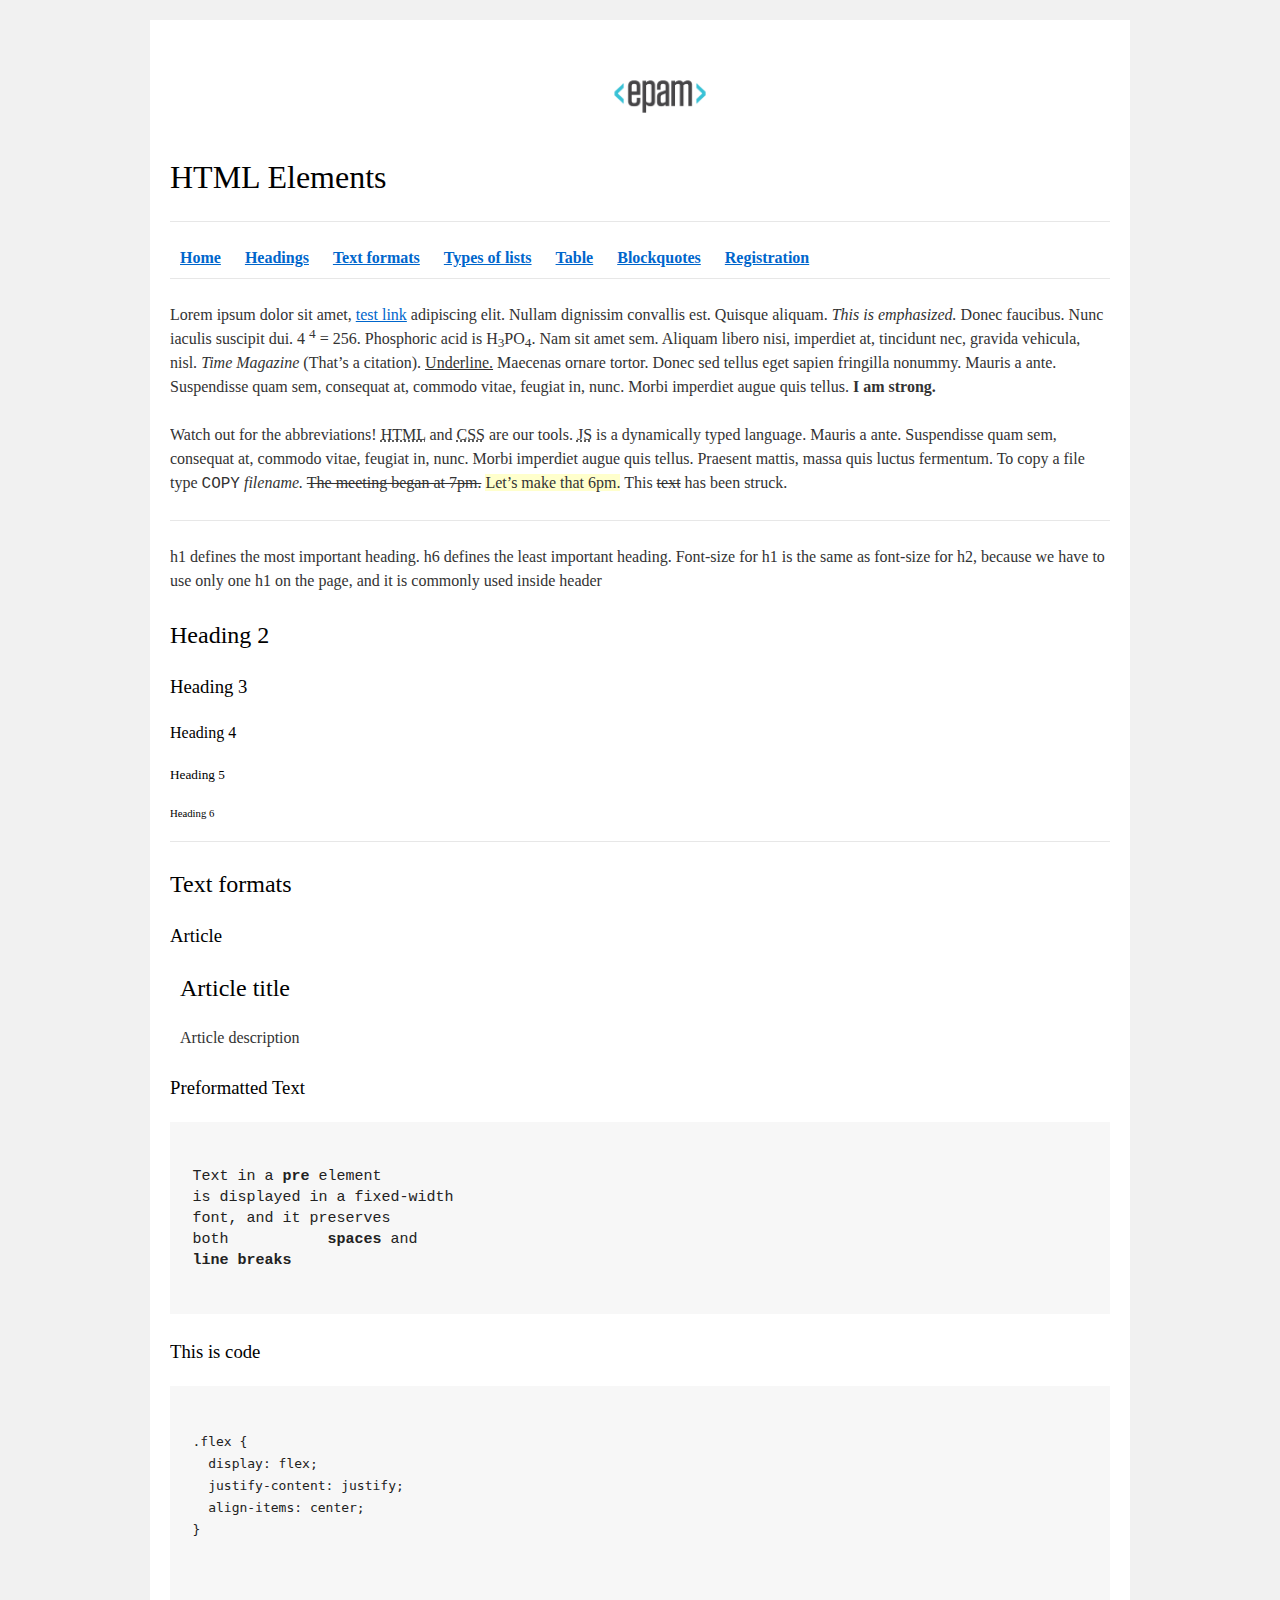
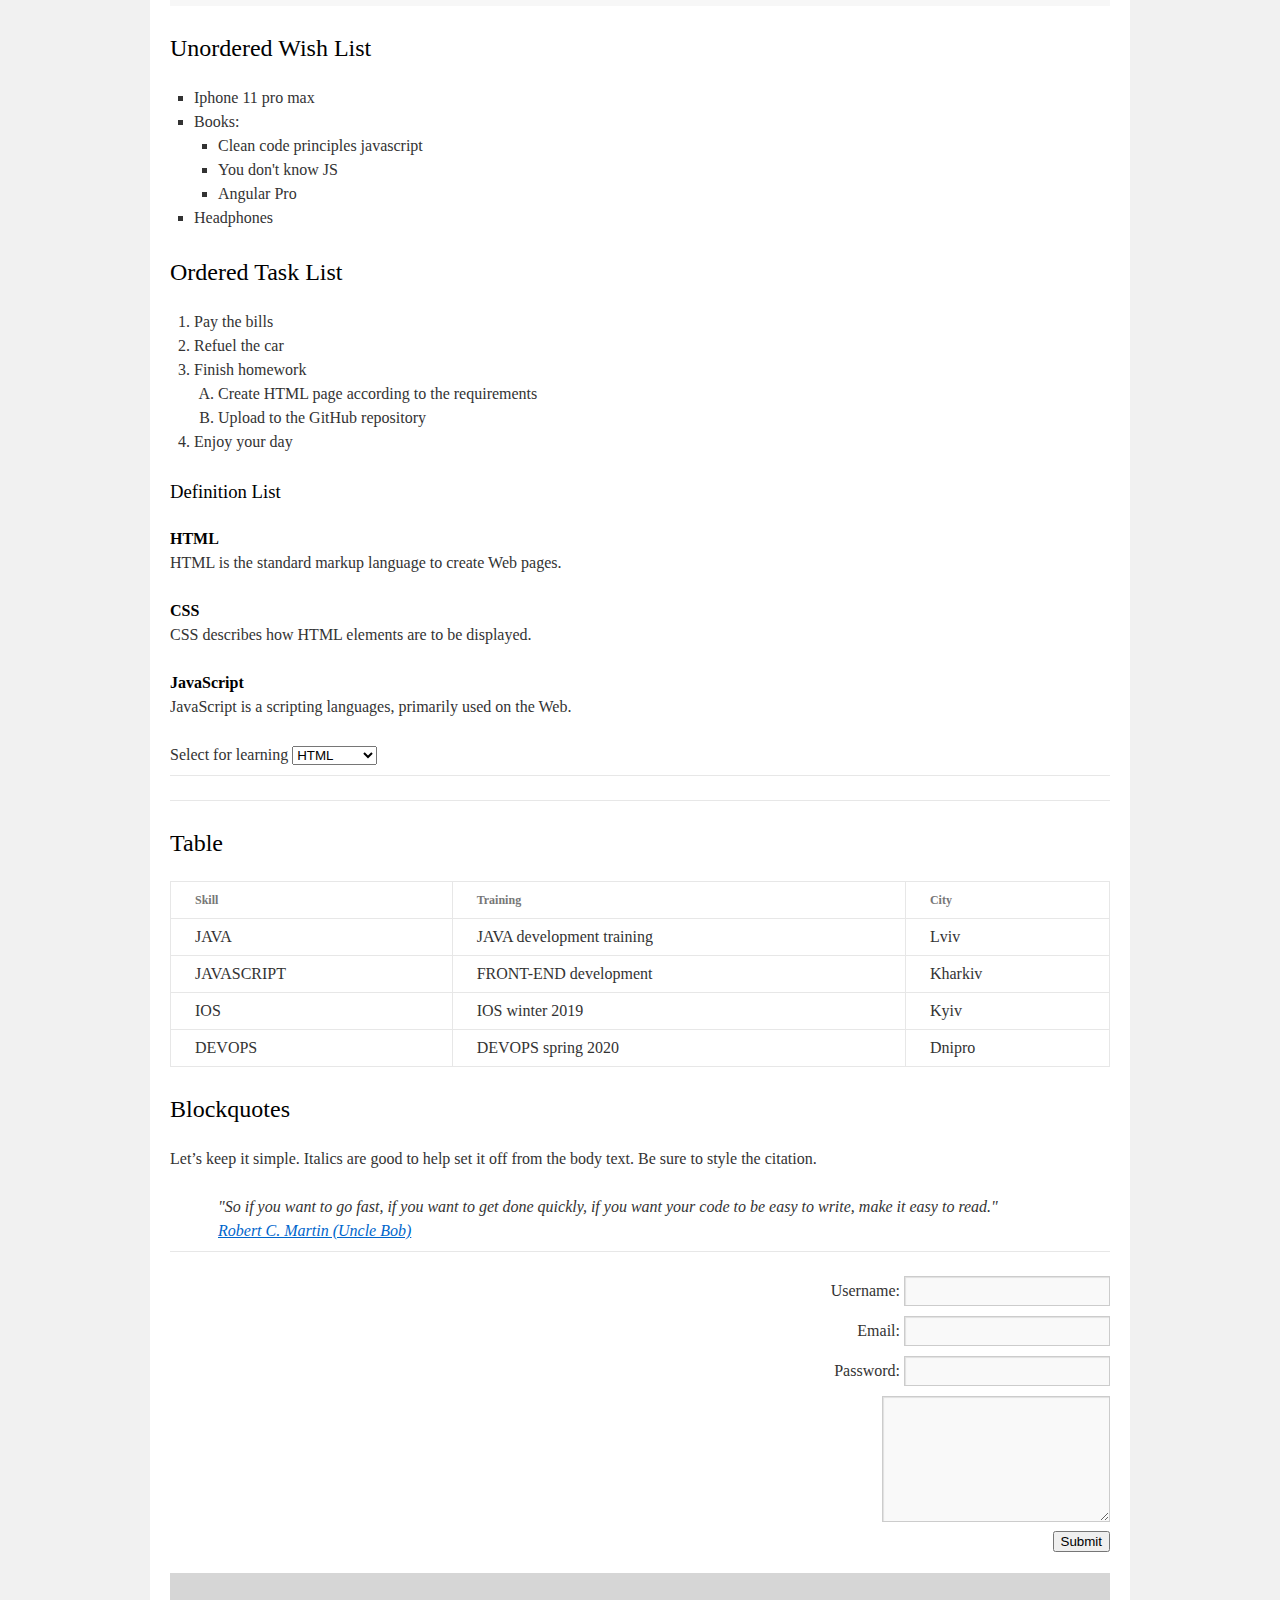
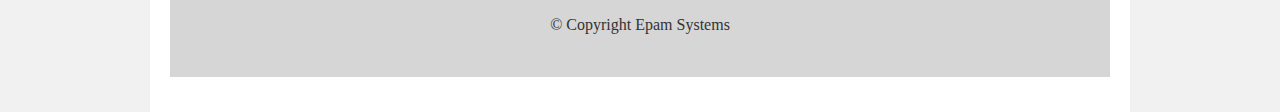
<file: FL12_HW1/homework/index.html>
<!DOCTYPE html>
<html lang="en">

<head>
  <meta charset="utf-8">
  <title>HTML Basics</title>
  <link rel="stylesheet" href="style.css">
</head>

<body>
  <div id="wrapper">
    <div id="main">
      <div id="container">
        <div id="content" role="main">
          <header id="home">
            <img src="logo.png" alt="Logo EPAM">
            <h1>HTML Elements</h1>
          </header>
          <hr>
          <nav>
              <a href="#home"><b>Home</b></a>
              <a href="#headings"><b>Headings</b></a>
              <a href="#formats"><b>Text formats</b></a>
              <a href="#lists"><b>Types of lists</b></a>
              <a href="#table"><b>Table</b></a>
              <a href="#blockquotes"><b>Blockquotes</b></a>
              <a href="#registration"><b>Registration</b></a>
          </nav>
          <hr>
            <p> Lorem ipsum dolor sit amet,
              <a href="#">test link</a>
              adipiscing elit.
              Nullam dignissim convallis est. Quisque aliquam.
              <em>This is emphasized.</em>
              Donec faucibus. Nunc iaculis suscipit dui. 4
              <sup>4</sup> = 256.
              Phosphoric acid is H<sub>3</sub>PO<sub>4</sub>.
              Nam sit amet sem. Aliquam libero nisi, imperdiet at, tincidunt nec, gravida vehicula, nisl.
              <cite>Time Magazine</cite>
              (That&#8217;s a citation).
              <u>Underline.</u>
              Maecenas ornare tortor. Donec sed tellus eget sapien fringilla nonummy. Mauris a ante. Suspendisse quam sem, consequat at, commodo vitae, feugiat in, nunc. Morbi imperdiet augue quis tellus.
              <strong>I am strong.</strong>
              <br>
              <br>
              Watch out for the abbreviations!
              <abbr title="Hyper Text Markup Language">HTML</abbr> 
              and
              <abbr title="Cascading Style Sheets">CSS</abbr> 
              are our tools. <abbr title="JavaScipt">JS</abbr> is a dynamically typed language. Mauris a ante. Suspendisse quam sem, consequat at, commodo vitae, feugiat in, nunc. Morbi imperdiet augue quis tellus. Praesent mattis, massa quis luctus fermentum. 
              To copy a file type
              <samp>COPY</samp>
              <em>filename.</em>
              <del>The meeting began at 7pm.</del>
              <ins>Let&#8217;s make that 6pm.</ins>
              This <s>text</s> has been struck.</p>
          <hr>
          <section id="headings">
            h1 defines the most important heading. h6 defines the least important heading. Font-size for h1 is the same as font-size for h2, because we have to use only one h1 on the page, and it is commonly used inside header
              <br><br>
              <h2>Heading 2</h2>
              <h3>Heading 3</h3>
              <h4>Heading 4</h4>
              <h5>Heading 5</h5>
              <h6>Heading 6</h6>
          </section>
          <hr>
          <section id="formats">
              <h2>Text formats</h2>
              <h3>Article</h3>
              <article>   
              <header>
                <h2>Article title</h2>
                <p>Article description</p>
              </header>
            </article>
             <h3>Preformatted Text</h3>
              <pre>

Text in a <b>pre</b> element
is displayed in a fixed-width
font, and it preserves
both           <b>spaces</b> and
<b>line breaks</b>
              </pre> 
              <h3>This is code</h3>
                <pre>
                    <code>
.flex {
  display: flex;
  justify-content: justify;
  align-items: center;
}

</code>            
</pre>       
          </section>
          <section id="lists">
              <h2>Unordered Wish List</h2>
              <ul>
              <li>Iphone 11 pro max</li>
              <li>Books:
              <ul>
                <li>Clean code principles javascript</li>
                <li>You don't know JS</li>
                <li>Angular Pro</li>
              </ul>
            </li>
              <li>Headphones</li>
            </ul>
              <h2>Ordered Task List</h2>
              <ol>
              <li>Pay the bills</li>
              <li>Refuel the car</li>
              <li>Finish homework
              <ol>
                <li>Create HTML page according to the requirements</li>
                <li>Upload to the GitHub repository</li>  
              </ol>
            </li>
              <li>Enjoy your day</li>
            </ol>
            <h3>Definition List</h3>
            <dl>
              <dt>HTML</dt>
              <dd>HTML is the standard markup language to create Web pages.</dd>
              <dt>CSS</dt>
              <dd>CSS describes how HTML elements are to be displayed.</dd>
              <dt>JavaScript</dt>
              <dd>JavaScript is a scripting languages, primarily used on the Web.</dd>
            </dl>
            Select for learning <select>
              <option>HTML</option>
              <option>CSS</option>
              <option>JavaScript</option>
            </select>
          </section>
          <hr><hr>
          <section id="table">
            <h2>Table</h2>
            <table>
              <thead>
                <tr>
                  <th>Skill</th>
                  <th>Training</th>
                  <th>City</th>
                </tr>
              </thead>
              <tbody>
                <tr>
                  <td>JAVA</td>
                  <td>JAVA development training</td>
                  <td>Lviv</td>
                </tr>
                <tr>
                    <td>JAVASCRIPT</td>
                    <td>FRONT-END development</td>
                    <td>Kharkiv</td>
                  </tr>
                <tr>
                    <td>IOS</td>
                    <td>IOS winter 2019</td>
                    <td>Kyiv</td>
                  </tr>
                <tr>
                      <td>DEVOPS</td>
                      <td>DEVOPS spring 2020</td>
                      <td>Dnipro</td>
                  </tr>
              </tbody>
            </table>
          </section>
          <section id="blockquotes">
              <h2>Blockquotes</h2>
              <p>Let&#8217;s keep it simple. Italics are good to help set it off from the body text. Be sure to style the citation.</p>
              <blockquote>
                  "So if you want to go fast, if you want to get done quickly, if you want your code to be easy to write, make it easy to read."<br>
              <a href="#">Robert C. Martin (Uncle Bob)</a>
            </blockquote>    
          </section>       
          <hr>
          <section id="registration">
            <h2 hidden>Registration</h2>
            <form action="#">
              <label for="username">Username:</label> 
              <input type="text" id="username"/>
              <br>
              <label for="email">Email:</label> 
              <input type="email" id="email">
              <br>
              <label for="password">Password:</label> 
              <input type="password" id="password">
              <br>
              <textarea cols="23" rows="5"></textarea>
              <br>
              <button type="submit" name="Submit">Submit</button>
            </form>
          </section>
          <footer>
              &copy; Copyright Epam Systems
          </footer>
        </div>
      </div>
    </div>
  </div>
</body>
</html>
</file>
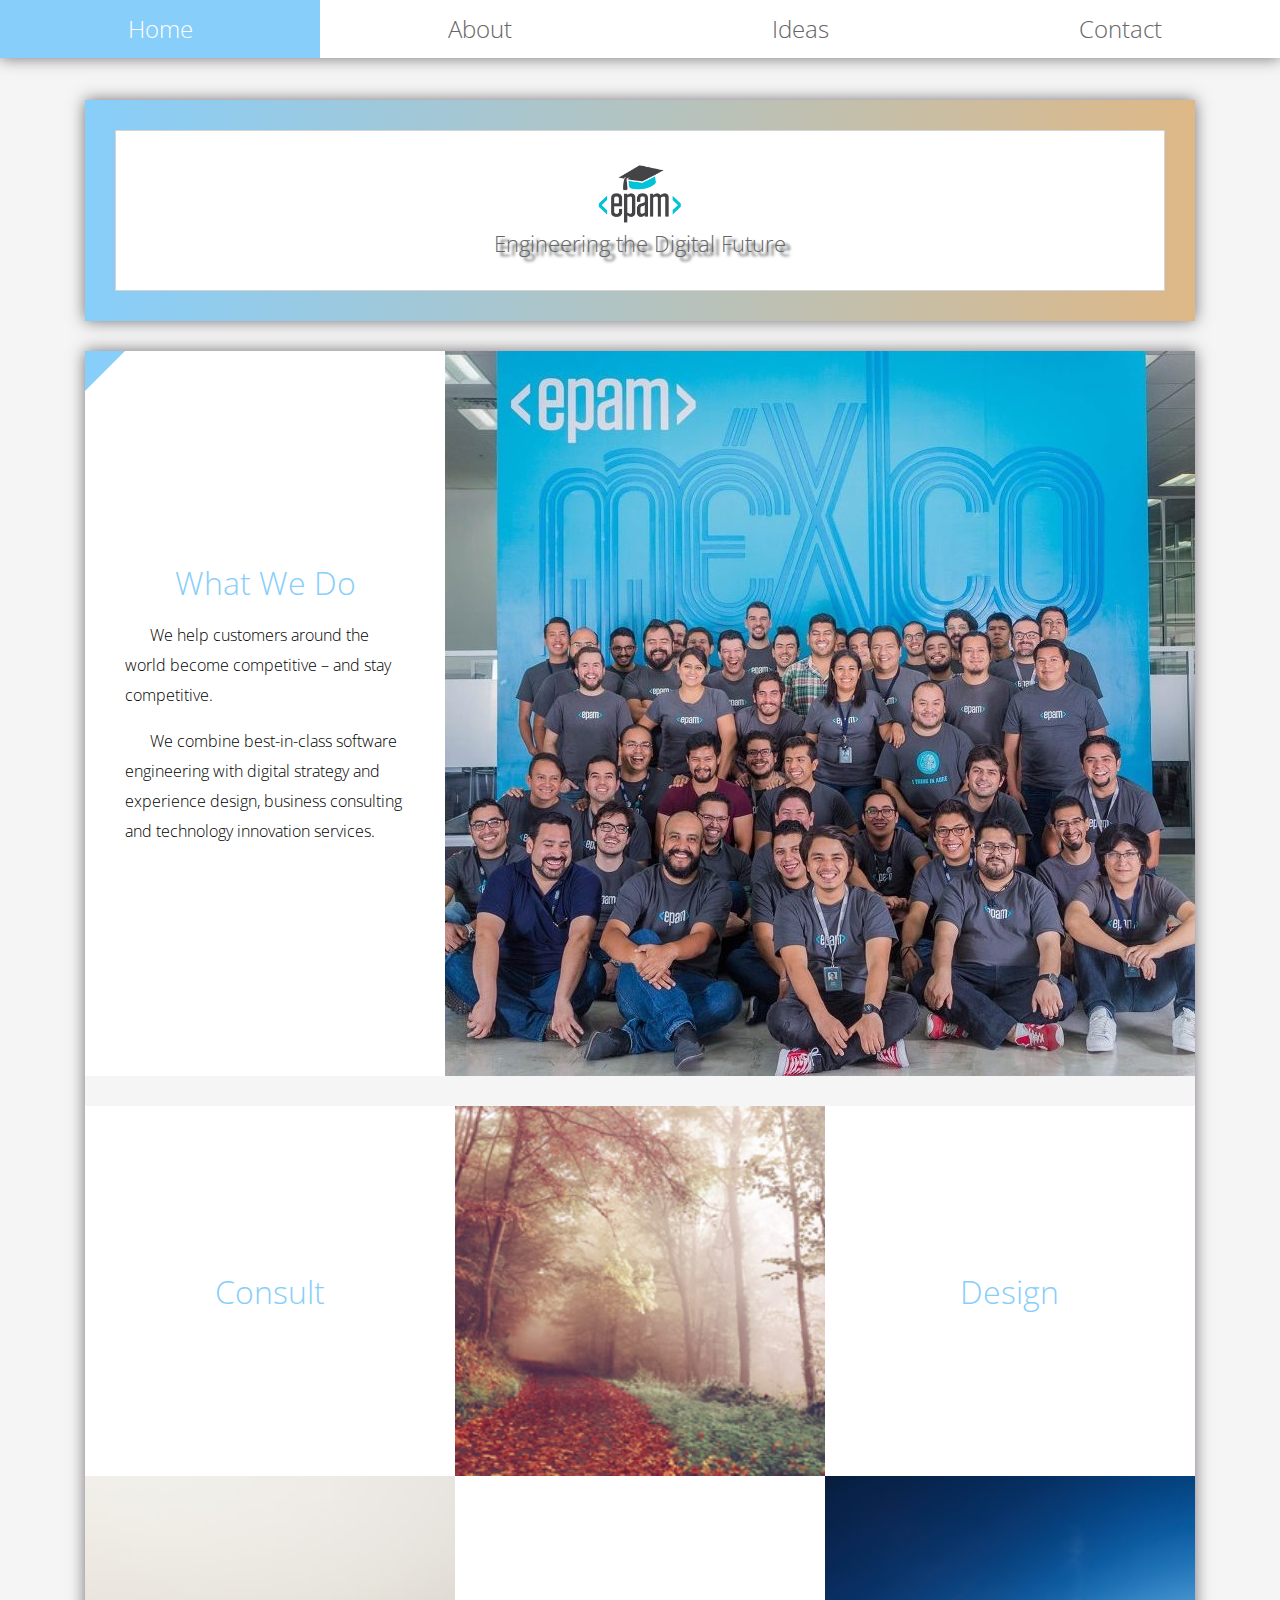
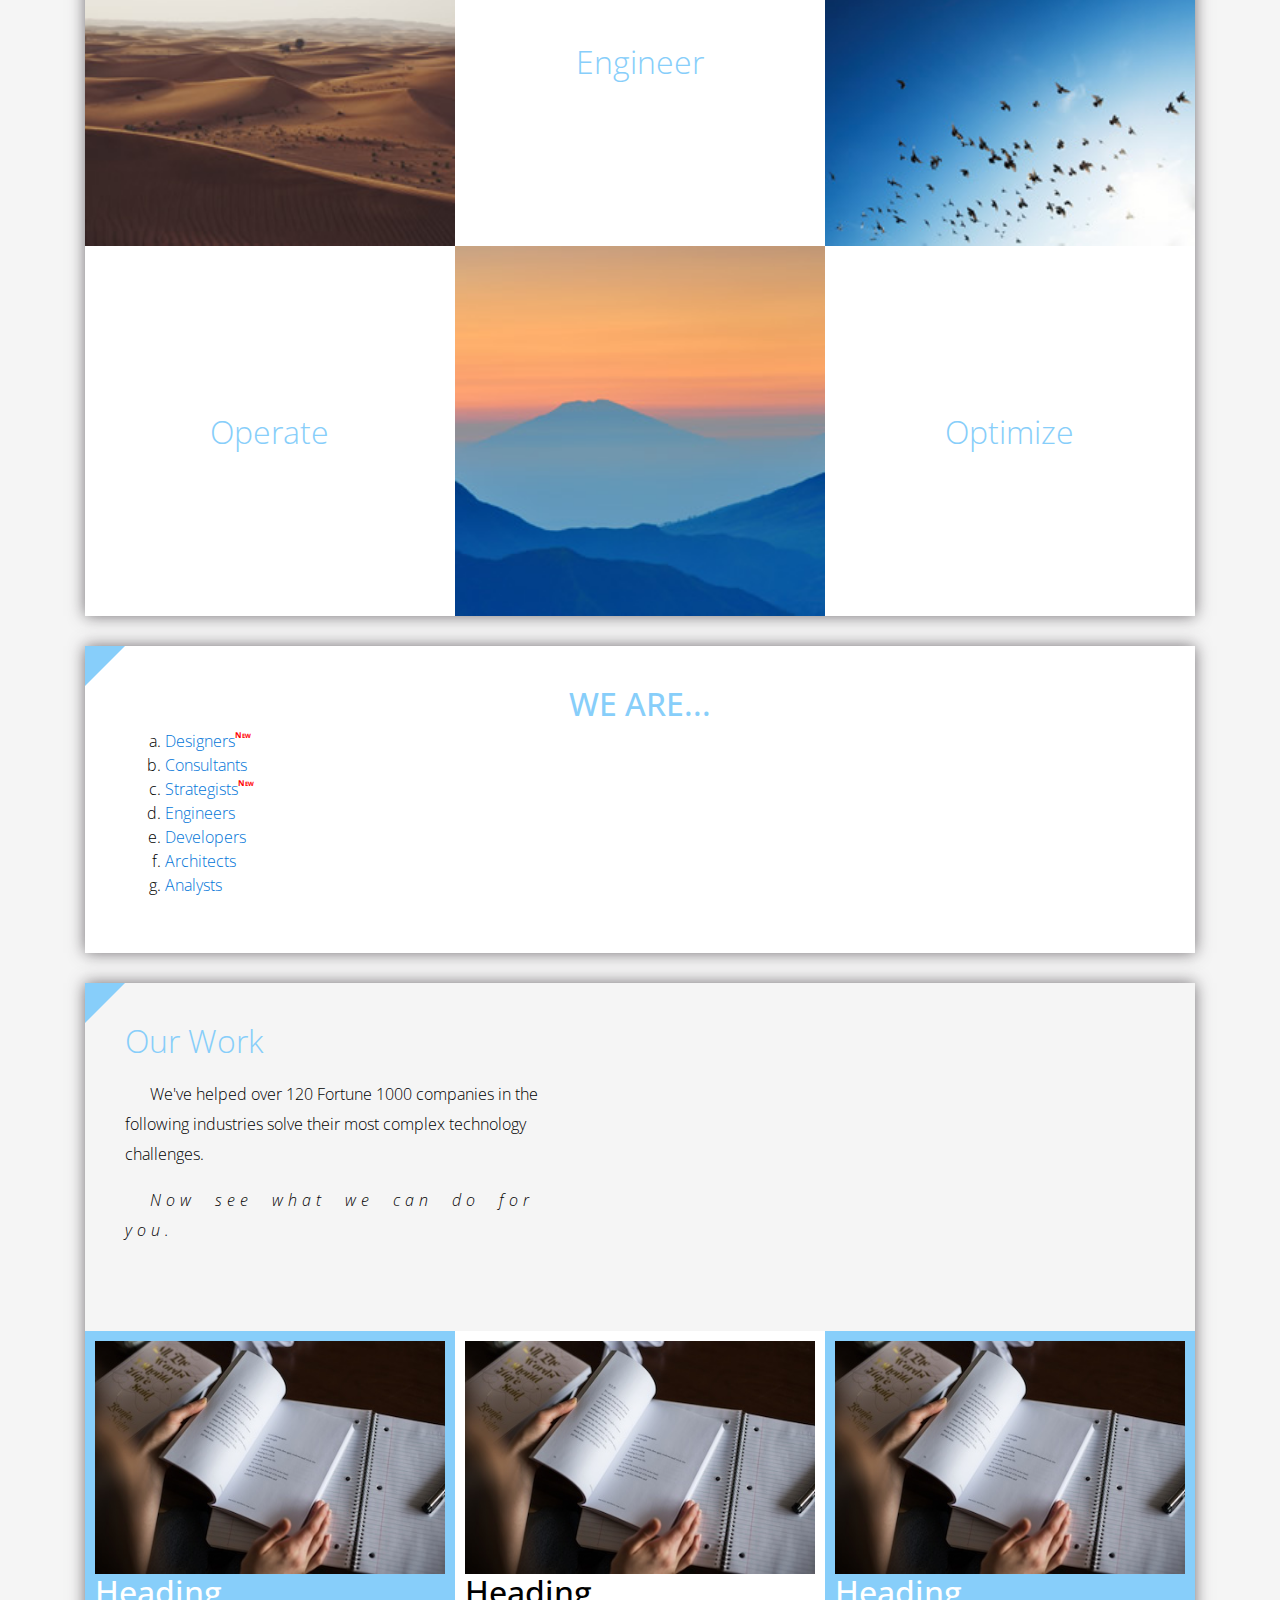
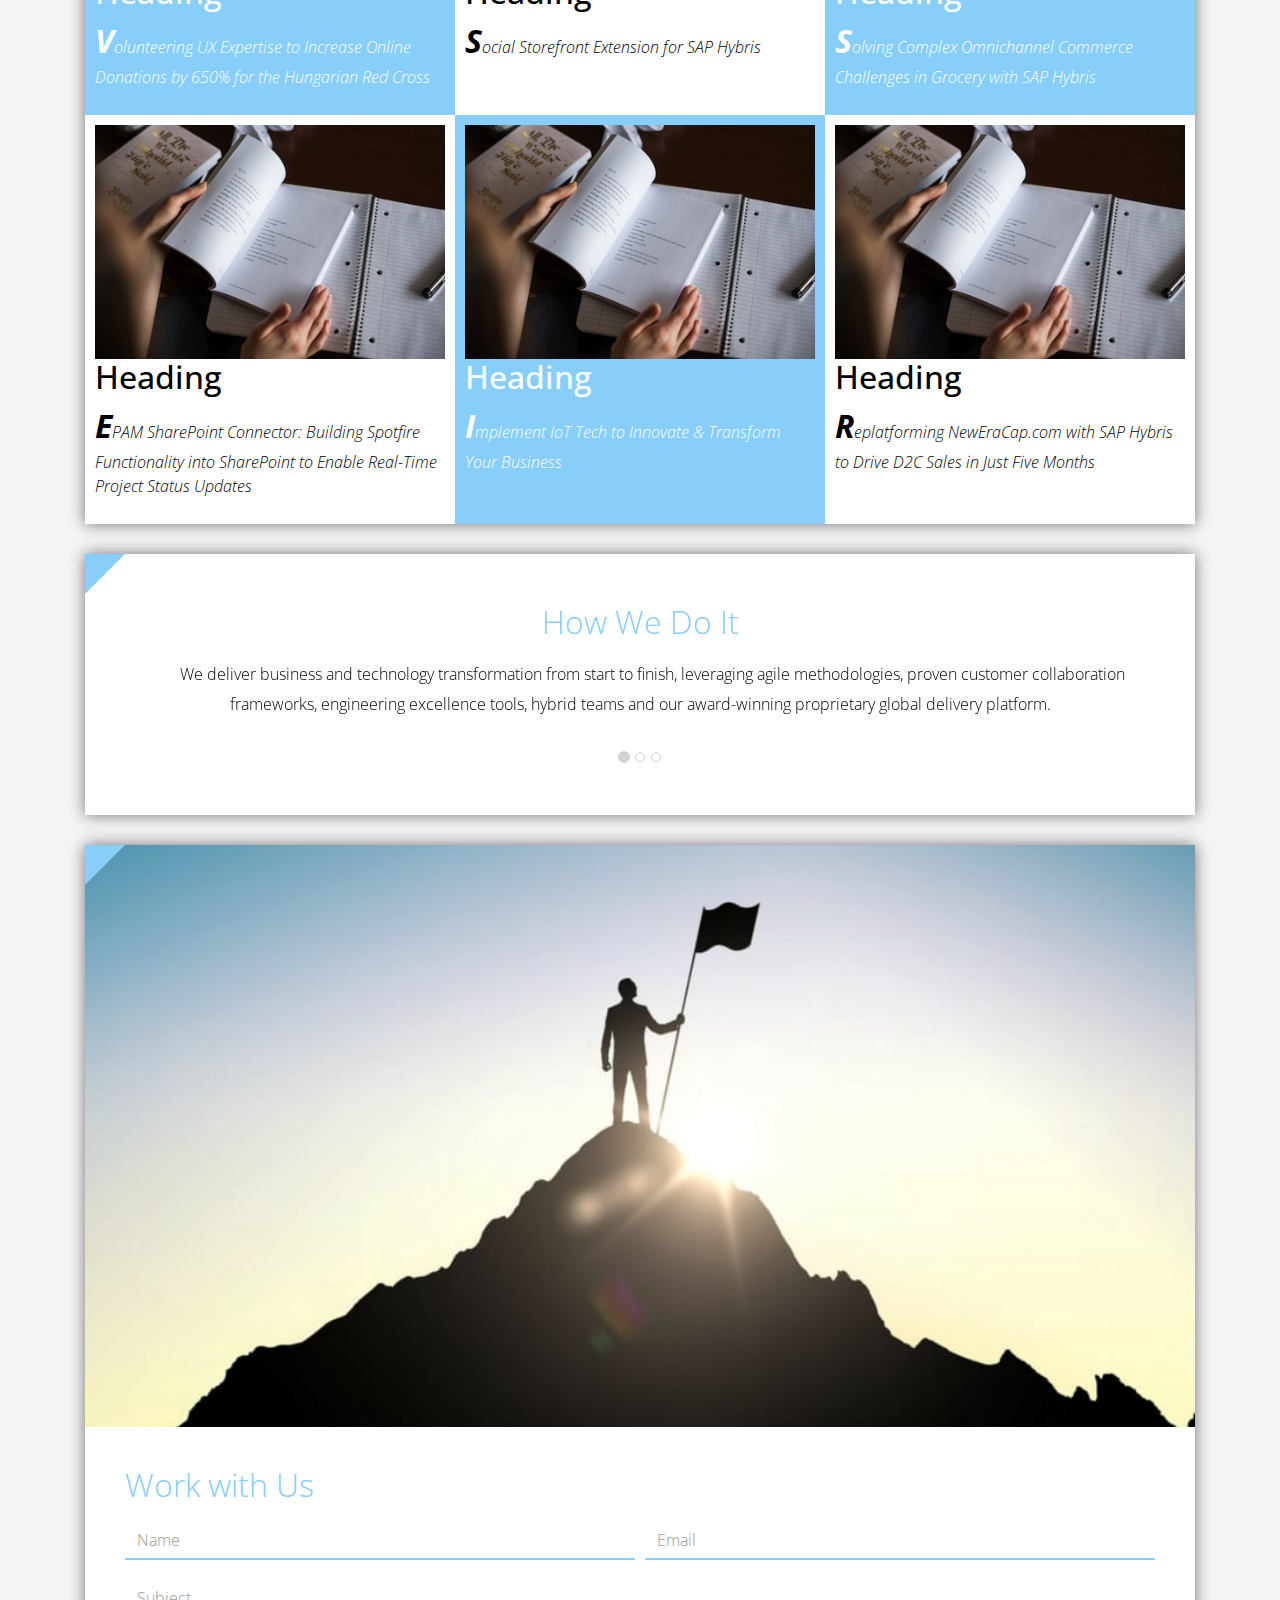
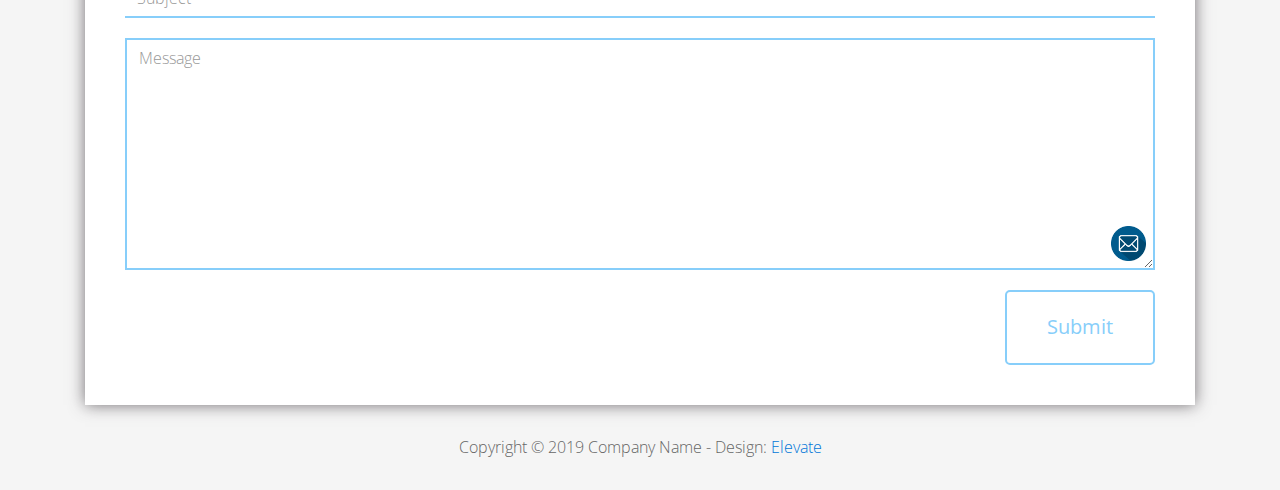
<file: FL12_HW2/homework/index.html>
<!DOCTYPE html>
<html lang="en">
<head>
  <meta charset="utf-8">
  <meta http-equiv="X-UA-Compatible" content="IE=edge">
  <meta name="viewport" content="width=device-width, initial-scale=1">

  <title>CSS Basics HW</title>



  <!-- load stylesheets -->
  <link rel="stylesheet" href="http://fonts.googleapis.com/css?family=Open+Sans:300,400">
  <!-- Google web font "Open Sans" -->
  <link rel="stylesheet" href="css/bootstrap.min.css">
  <!-- Bootstrap style -->
  <link rel="stylesheet" href="css/general.css">
  <link rel="stylesheet" href="css/style.css">
  <!-- Templatemo style -->
</head>

<body>
<div class="container">

  <div class="tm-sidebar">
    <nav class="tm-main-nav">
      <ul>
        <li class="tm-nav-item"><a href="#home" class="tm-nav-item-link">Home</a></li>
        <li class="tm-nav-item"><a href="#about" class="tm-nav-item-link">About</a></li>
        <li class="tm-nav-item"><a href="#ideas" class="tm-nav-item-link">Ideas</a></li>
        <li class="tm-nav-item"><a href="#contact" class="tm-nav-item-link">Contact</a></li>
      </ul>
    </nav>
  </div>

  <div class="tm-main-content">

    <div id="home" class="tm-content-box tm-content-header margin-b-10">
      <div class="tm-banner">
        <div class="tm-banner-inner">
          <img src="img/epam_logo.png" width="100" alt="">
          <p class="tm-banner-text">Engineering the Digital Future</p>
        </div>
      </div>
    </div>

    <section>
      <div class="tm-content-box flex-2-col">

        <div class="padding-medium flex-item tm-team-description-container flex-item">
          <h2 class="tm-section-title">What We Do</h2>
          <p class="tm-section-description">We help customers around the world become competitive – and stay competitive.</p>
          <p class="tm-section-description"> We combine best-in-class software engineering with digital strategy and experience design, business consulting and technology innovation services.</p>
        </div>
        <div class="flex-item tm-team-img">
          <img src="img/epam-mexico.jpg" alt="epam-mexico">
        </div>

      </div>

      <div id="about" class="tm-content-box">

        <ul class="boxes gallery-container">
          <li class="box box-bg">
            <h2 class="tm-section-title tm-section-title-box tm-box-bg-title">Consult</h2>
          </li>
          <li class="box">
            <a href="img/idea-large-01.jpg">
              <img src="img/idea-01.jpg" alt="Image" class="img-fluid thumbnail box-img">
            </a>
          </li>
          <li class="box box-bg">
            <h2 class="tm-section-title tm-section-title-box tm-box-bg-title">Design</h2>
          </li>
          <li class="box">
            <a href="img/idea-large-02.jpg">
              <img src="img/idea-02.jpg" alt="Image" class="img-fluid thumbnail box-img">
            </a>
          </li>
          <li class="box box-bg">
            <h2 class="tm-section-title tm-section-title-box tm-box-bg-title">Engineer</h2>
          </li>
          <li class="box">
            <a href="img/idea-large-03.jpg">
              <img src="img/idea-03.jpg" alt="Image" class="img-fluid thumbnail box-img">
            </a>
          </li>
          <li class="box box-bg">
            <h2 class="tm-section-title tm-section-title-box tm-box-bg-title">Operate</h2>
          </li>
          <li class="box">
            <a href="img/idea-large-04.jpg">
              <img src="img/idea-04.jpg" alt="Image" class="img-fluid thumbnail box-img">
            </a>
          </li>
          <li class="box box-bg">
            <h2 class="tm-section-title tm-section-title-box tm-box-bg-title">Optimize</h2>
          </li>
        </ul>

      </div>

    </section>

    <!-- slider -->
    <section class="heading tm-content-box">
      <div class="padding-medium">
        <h2> WE ARE...</h2>
        <ol>
          <li><a href="index.html" class="text">Designers</a></li>
          <li><a href="index.html">Consultants</a></li>
          <li><a href="#" class="text">Strategists</a></li>
          <li><a href="#">Engineers</a></li>
          <li><a href="#">Developers</a></li>
          <li><a href="#">Architects</a></li>
          <li><a href="#">Analysts</a></li>
        </ol>
      </div>
    </section>

    <section class="blocks">
      <div class="padding-medium flex-item tm-team-description-container">
        <h2 class="tm-section-title">Our Work</h2>
        <p class="tm-section-description">We've helped over 120 Fortune 1000 companies in the following industries solve their most complex technology challenges. </p>
        <p class="tm-section-description"> Now see what we can do for you.</p>
      </div>
      <div class="tm-content-box flex-2-col">
      </div>
      <div  class="tm-content-box">
        <ul class="boxes gallery-container">
          <li class="box box-work">
            <img src="img/study.jpeg" alt="Image" class="img-fluid">
            <div>
              <h2>Heading</h2>
              <p>Volunteering UX Expertise to Increase Online Donations by 650% for the Hungarian Red Cross</p>
            </div>
          </li>
          <li class="box box-work">
            <img src="img/study.jpeg" alt="Image" class="img-fluid">
            <div>
              <h2>Heading</h2>
              <p>Social Storefront Extension for SAP Hybris</p>
            </div>
          </li>
          <li class="box box-work">
            <img src="img/study.jpeg" alt="Image" class="img-fluid">
            <div>
              <h2>Heading</h2>
              <p>Solving Complex Omnichannel Commerce Challenges in Grocery with SAP Hybris</p>
            </div>
          </li>
          <li class="box box-work">
            <img src="img/study.jpeg" alt="Image" class="img-fluid">
            <div>
              <h2>Heading</h2>
              <p>EPAM SharePoint Connector: Building Spotfire Functionality into SharePoint to Enable Real-Time Project Status Updates</p>
            </div>
          </li>
          <li class="box box-work">
            <img src="img/study.jpeg" alt="Image" class="img-fluid">
            <div>
              <h2>Heading</h2>
              <p>Implement IoT Tech to Innovate &amp; Transform Your Business</p>
            </div>
          </li>
          <li class="box box-work">
            <img src="img/study.jpeg" alt="Image" class="img-fluid">
            <div>
              <h2>Heading</h2>
              <p>Replatforming NewEraCap.com with SAP Hybris to Drive D2C Sales in Just Five Months</p>
            </div>
          </li>
        </ul>

      </div>
    </section>

    <section id="ideas">
      <div id="tmCarousel" class="carousel slide tm-content-box" data-ride="carousel">

        <ol class="carousel-indicators">
          <li data-target="#tmCarousel" data-slide-to="0" class="active"></li>
          <li data-target="#tmCarousel" data-slide-to="1" class=""></li>
          <li data-target="#tmCarousel" data-slide-to="2" class=""></li>
        </ol>

        <div class="carousel-inner" role="listbox">

          <div class="carousel-item active">
            <div class="carousel-content">
              <div class="flex-item">
                <h2 class="tm-section-title">How We Do It</h2>
                <p class="tm-section-description carousel-description">We deliver business and technology transformation from start to finish, leveraging agile methodologies, proven customer collaboration frameworks, engineering excellence tools, hybrid teams and our award-winning proprietary global delivery platform.</p>
              </div>
            </div>
          </div>

          <div class="carousel-item">
            <div class="carousel-content">
              <div class="flex-item">
                <h2 class="tm-section-title">Our Clients</h2>
                <p class="tm-section-description carousel-description">Lorem ipsum dolor sit amet,
                  consectetur adipiscing elit. Quisque vel nisi pharetra nibh varius pharetra ac
                  sagittis nisi. Etiam pharetra vestibulum hendrerit. Pellentesque interdum metus
                  sed massa rutrum.</p>
              </div>
            </div>
          </div>

          <div class="carousel-item">
            <div class="carousel-content">
              <div class="flex-item">
                <h2 class="tm-section-title">Our Projects</h2>
                <p class="tm-section-description carousel-description">Donec ex libero, fringilla
                  vitae purus sit amet, rhoncus pharetra lorem. Pellentesque id sem id lacus
                  ultricies vehicula. Aliquam rutrum mi non. Pellentesque interdum metus sed massa
                  rutrum.</p>
              </div>
            </div>
          </div>

        </div>

      </div>
    </section>

    <section class="tm-content-box">
      <img src="img/contact-us.jpg" alt="Contact image" class="img-fluid img-contact-us">

      <div id="contact" class="padding-medium">
        <h2 class="tm-section-title">Work with Us</h2>
        <form action="#contact" method="get" class="contact-form">

          <div class="form-group col-xs-12 col-sm-12 col-md-6 col-lg-6 form-group-2-col-left">
            <input type="text" id="contact_name" name="contact_name" class="form-control"
                   placeholder="Name" required/>
          </div>
          <div class="form-group col-xs-12 col-sm-12 col-md-6 col-lg-6 form-group-2-col-right mandatory-field">
            <input type="email" id="contact_email" name="contact_email" class="form-control"
                   placeholder="Email" required/>
          </div>
          <div class="form-group">
            <input type="text" id="contact_subject" name="contact_subject" class="form-control"
                   placeholder="Subject" required/>
          </div>
          <div class="form-group">
            <textarea id="contact_message" name="contact_message" class="form-control" rows="9"
                      placeholder="Message" required></textarea>
          </div>

          <button type="submit" class="btn btn-primary submit-btn">Submit</button>

        </form>
      </div>
    </section>

    <footer class="tm-footer">
      <p class="text-xs-center">Copyright &copy; 2019 Company Name

        - Design: <a rel="nofollow" href="http://www.templatemo.com/tm-481-elevate"
                     target="_parent">Elevate</a></p>
    </footer>

  </div>

</div>

</body>
</html>
</file>
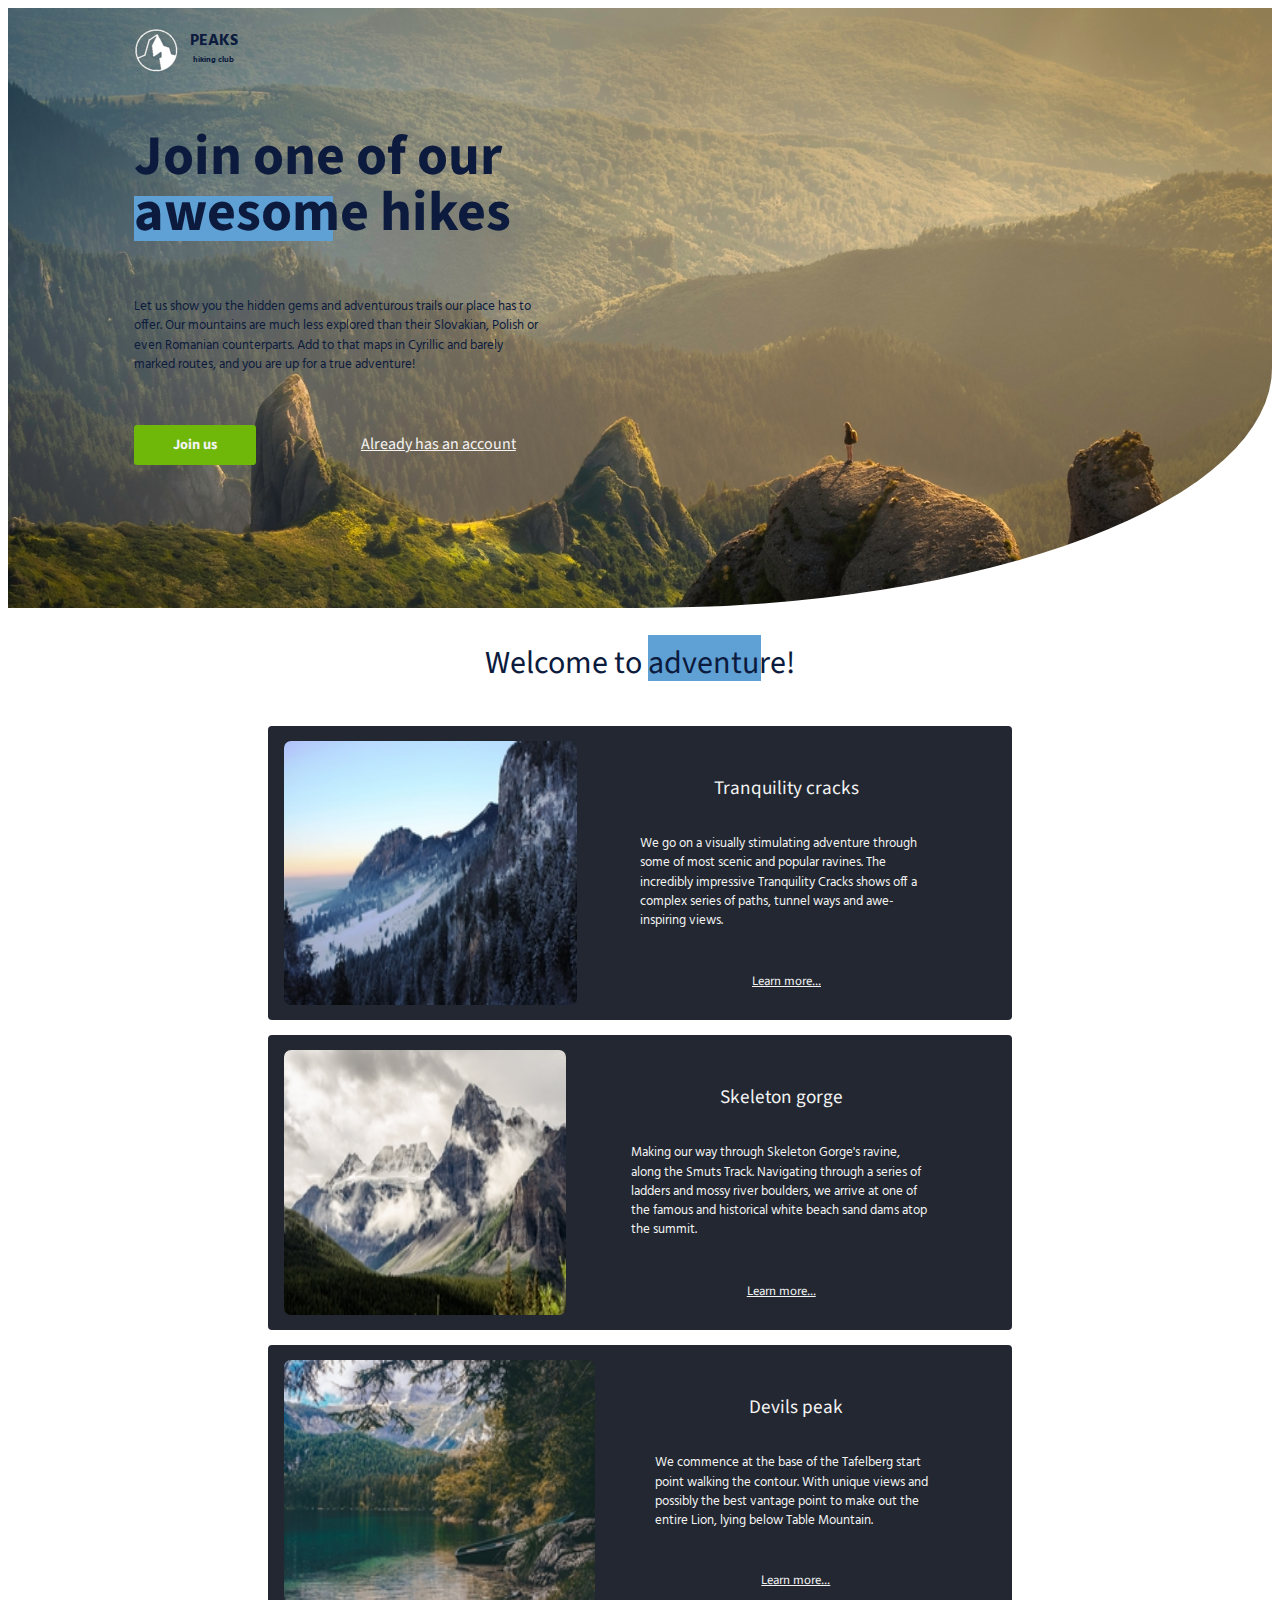
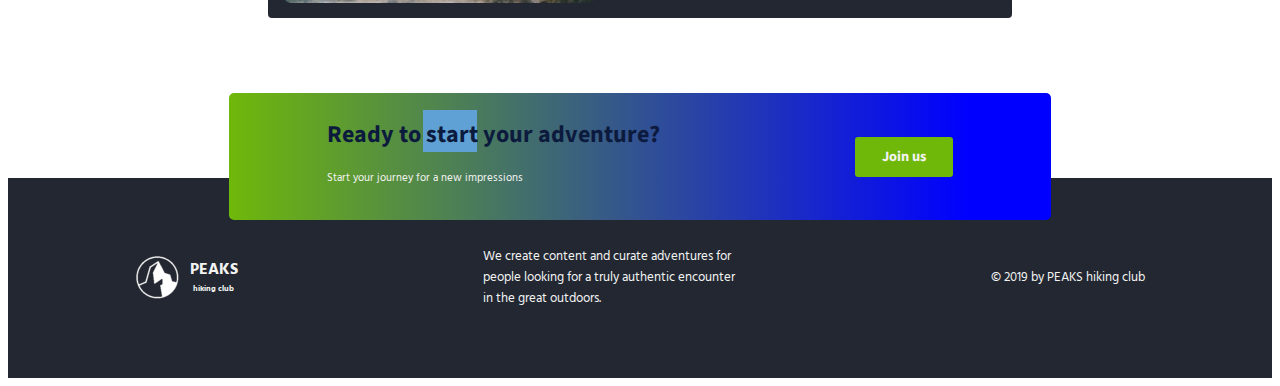
<file: FL12_HW3/homework/index.html>
<!DOCTYPE html>
<html lang="en">

<head>
    <meta charset="UTF-8">
    <meta name="viewport" content="width=device-width, initial-scale=1.0">
    <meta http-equiv="X-UA-Compatible" content="ie=edge">
    <link href="https://fonts.googleapis.com/css?family=Hind:400,600%7CSource+Sans+Pro:400,600,700%7CFresca"
          rel="stylesheet"/>

    <!-- Styles should be switched here: -->

    <link rel="stylesheet" type="text/css" href="css/style1.css">
    <!--     <link rel="stylesheet" type="text/css" href="css/style2.css">-->

    <title>PEAKS hiking club</title>
</head>

<body>
<header class="header">
    <div class="header-wrap">
        <div class="landing-logo">
            <img src="img/m-logo.png" alt="logo"/>
            <p>PEAKS<span>hiking club</span></p>
        </div>
        <p class="header_heading">
            Join one of our awesome hikes
        </p>
        <p class="header_text">
            Let us show you the hidden gems and adventurous trails our place has to offer.
            Our mountains are much less explored than their Slovakian,
            Polish or even Romanian counterparts. Add to that maps in Cyrillic and barely marked routes,
            and you are up for a true adventure!
        </p>
        <div>
            <button class="header_button">Join us</button>
            <a href="#" class="login">Already has an account</a>
        </div>
    </div>
</header>
<main class="section">
    <p class="section_text">
        Welcome to adventure!
    </p>
    <div class="section_card_wrap">
        <div class="section_card">
            <img class="section_card_img"
                 src="img/m-1.jpg"
                 alt="experts"/>
            <div class="section_card_right_container">
                <p class="section_card_heading">
                    Tranquility cracks
                </p>
                <p class="section_card_text">
                    We go on a visually stimulating adventure through some of most scenic and popular ravines.
                    The incredibly impressive Tranquility Cracks shows off a complex series of paths, tunnel ways and
                    awe-inspiring views.
                </p>
                <a href="#" class="section_link">Learn more...</a>
            </div>
        </div>
        <div class="section_card">
            <img class="section_card_img"
                 src="img/m-2.jpg"
                 alt="content formats"/>
            <div class="section_card_right_container">
                <p class="section_card_heading">
                    Skeleton gorge
                </p>
                <p class="section_card_text">
                    Making our way through Skeleton Gorge's ravine, along the Smuts Track.
                    Navigating through a series of ladders and mossy river boulders, we arrive at one of the famous and
                    historical white beach sand dams atop the summit.
                </p>
                <a href="#" class="section_link">Learn more...</a>
            </div>
        </div>
        <div class="section_card">
            <img class="section_card_img"
                 src="img/m-3.jpg"
                 alt="certificate"/>
            <div class="section_card_right_container">
                <p class="section_card_heading">
                    Devils peak
                </p>
                <p class="section_card_text">
                    We commence at the base of the Tafelberg start point walking the contour.
                    With unique views and possibly the best vantage point to make out the entire Lion, lying below Table
                    Mountain.
                </p>
                <a href="#" class="section_link">Learn more...</a>
            </div>
        </div>
    </div>
    <div class="section_banner">
        <div class="section_banner_text_wrap">
            <p class="section_banner_heading">
                Ready to start your adventure?
            </p>
            <p class="section_banner_text">
                Start your journey for a new impressions
            </p>
        </div>
        <button class="section_banner_button">Join us</button>
    </div>
</main>
<footer class="footer">
    <div class="footer-wrap">
        <div class="footer_logo landing-logo">
            <img src="img/m-logo.png" alt="logo"/>
            <p>PEAKS<span>hiking club</span></p>
        </div>
        <p class="footer_text">
            We create content and curate adventures for people looking for a truly authentic encounter in the great
            outdoors.
        </p>
        <span class="footer-cr">
          &copy; 2019 by PEAKS hiking club
        </span>
    </div>
</footer>
</body>

</html>
</file>
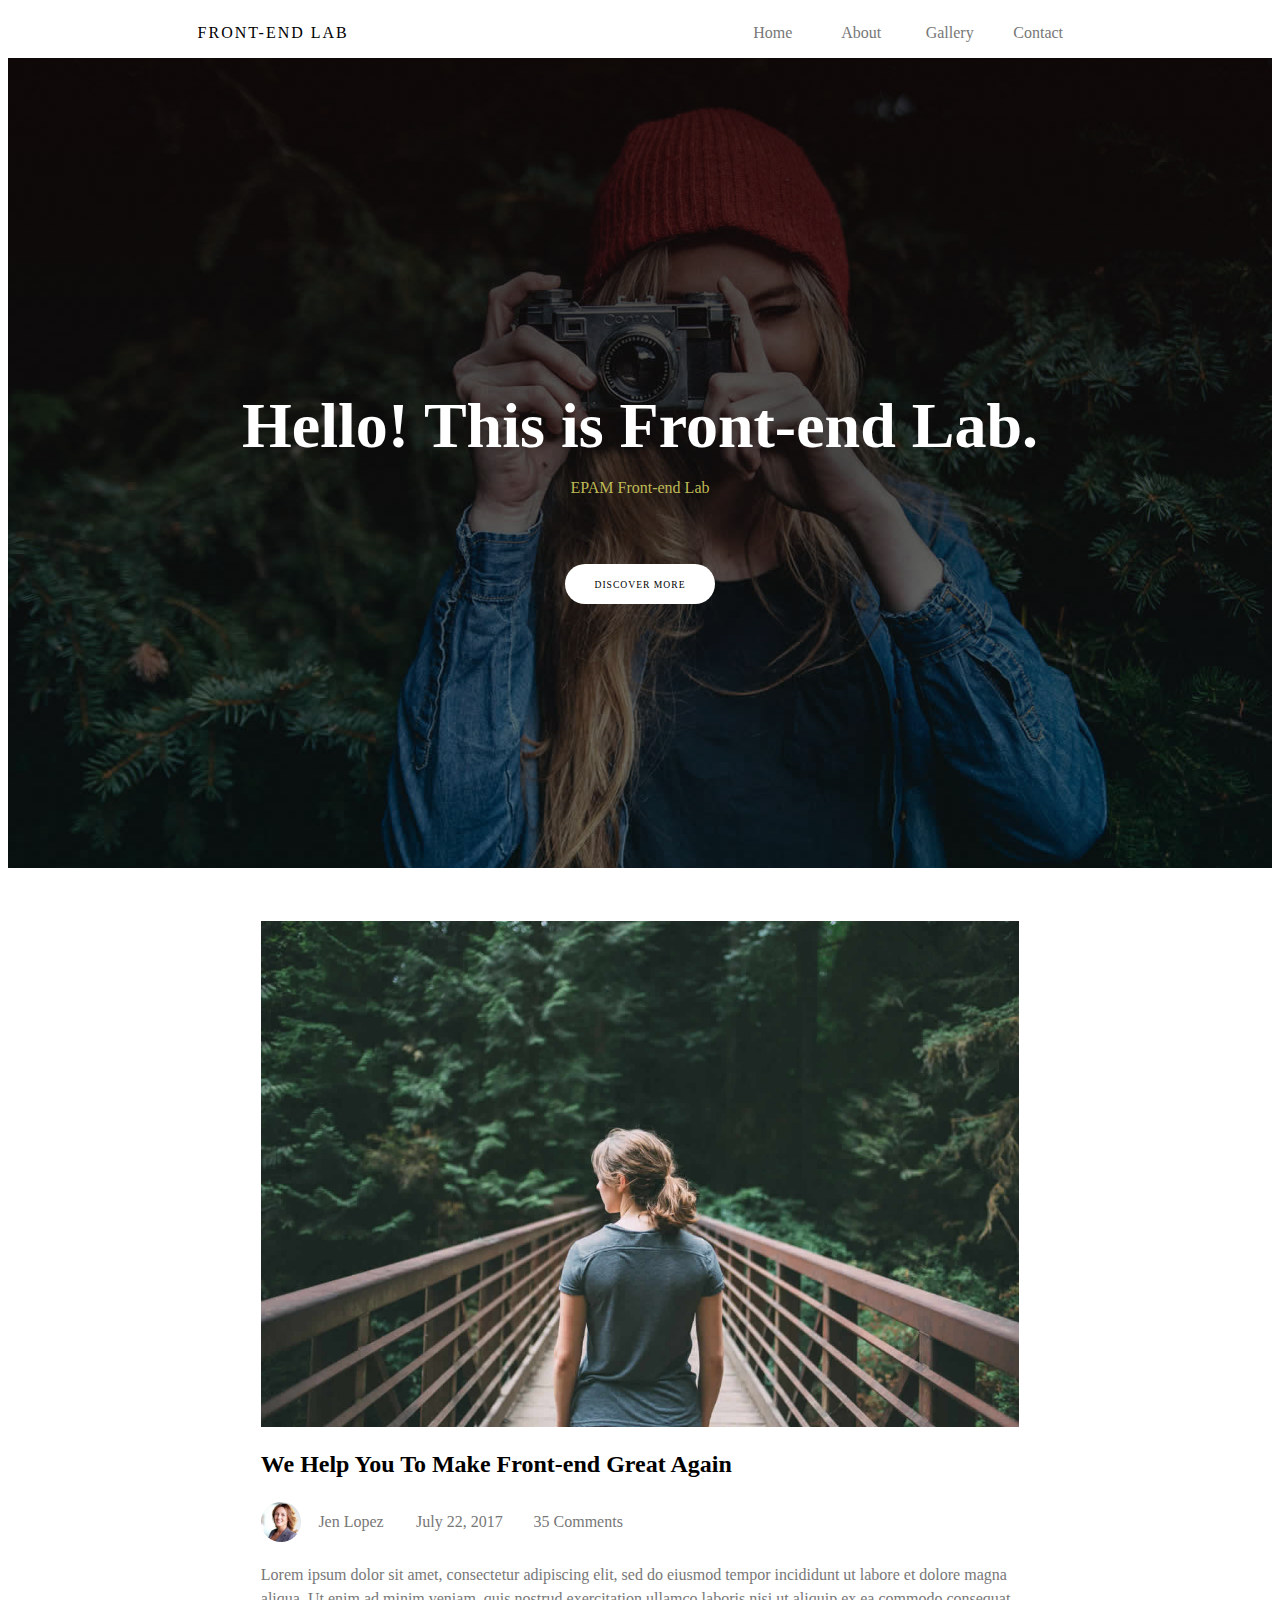
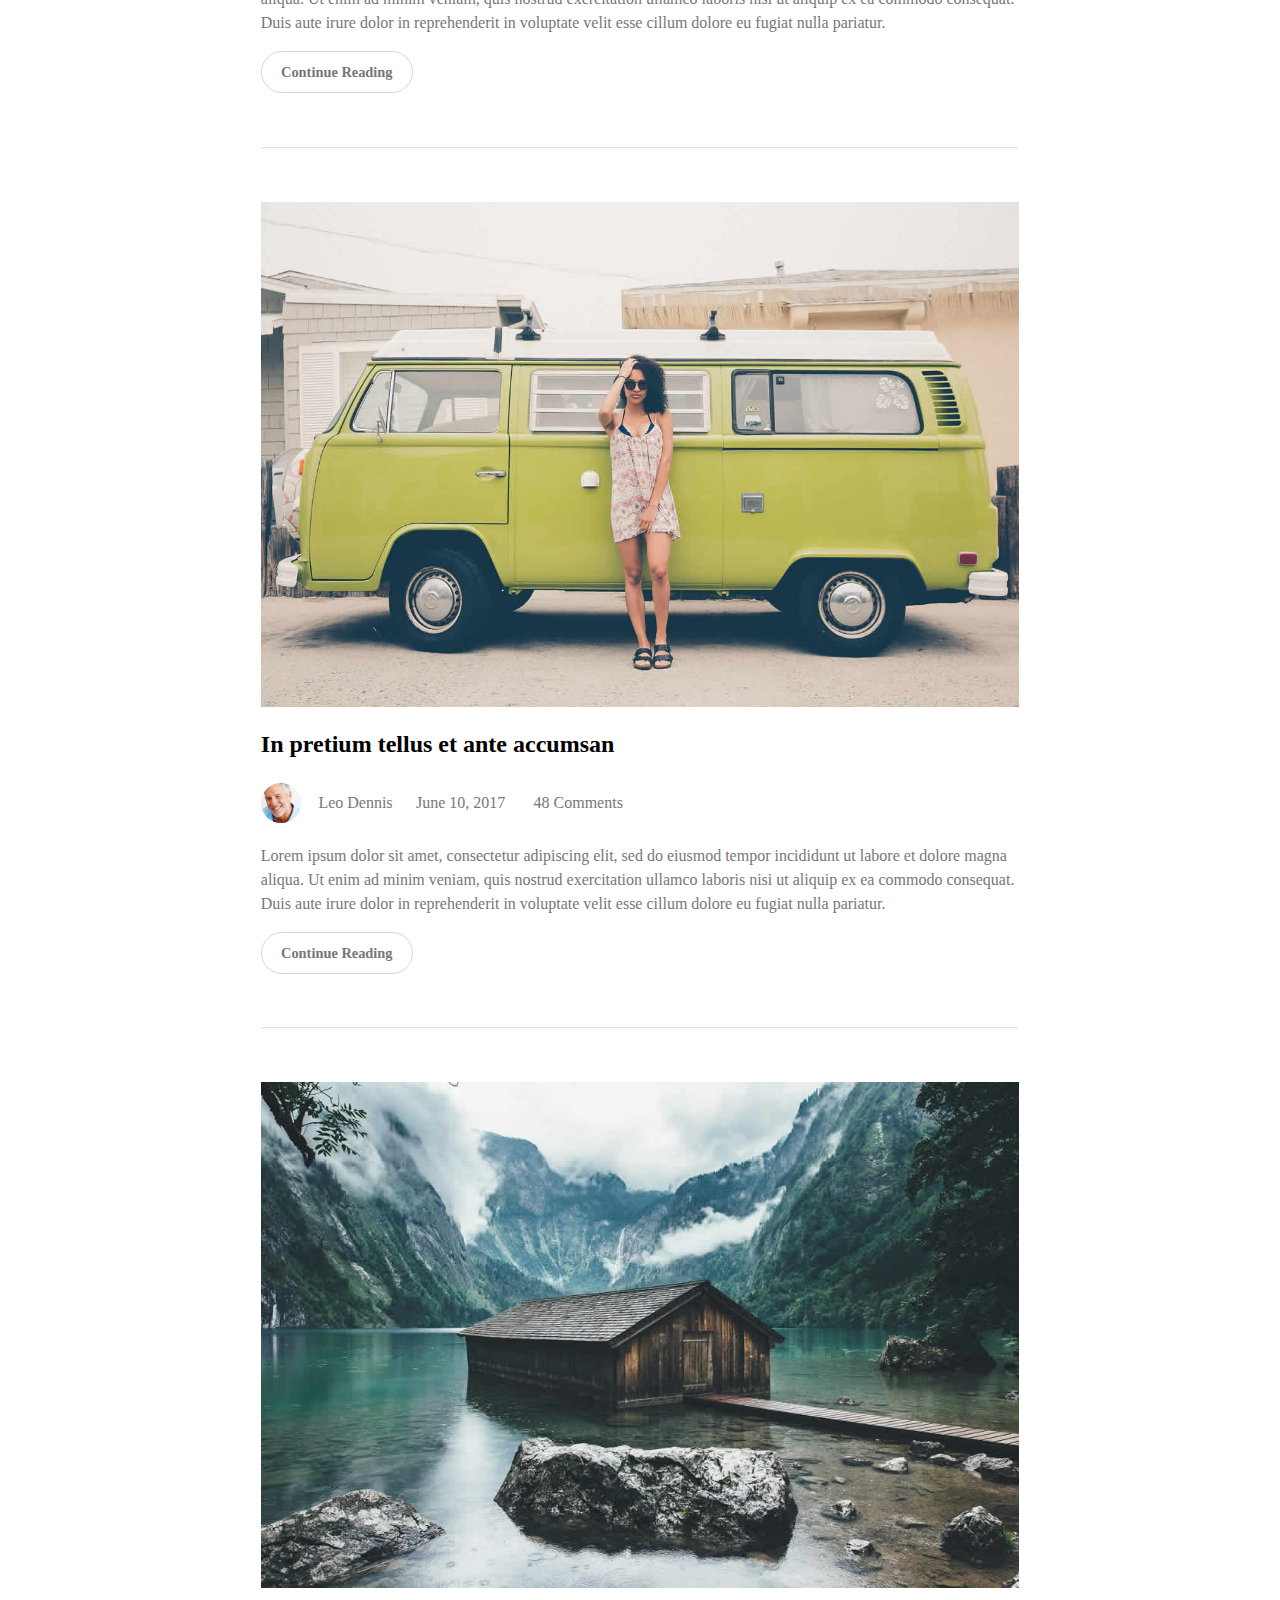
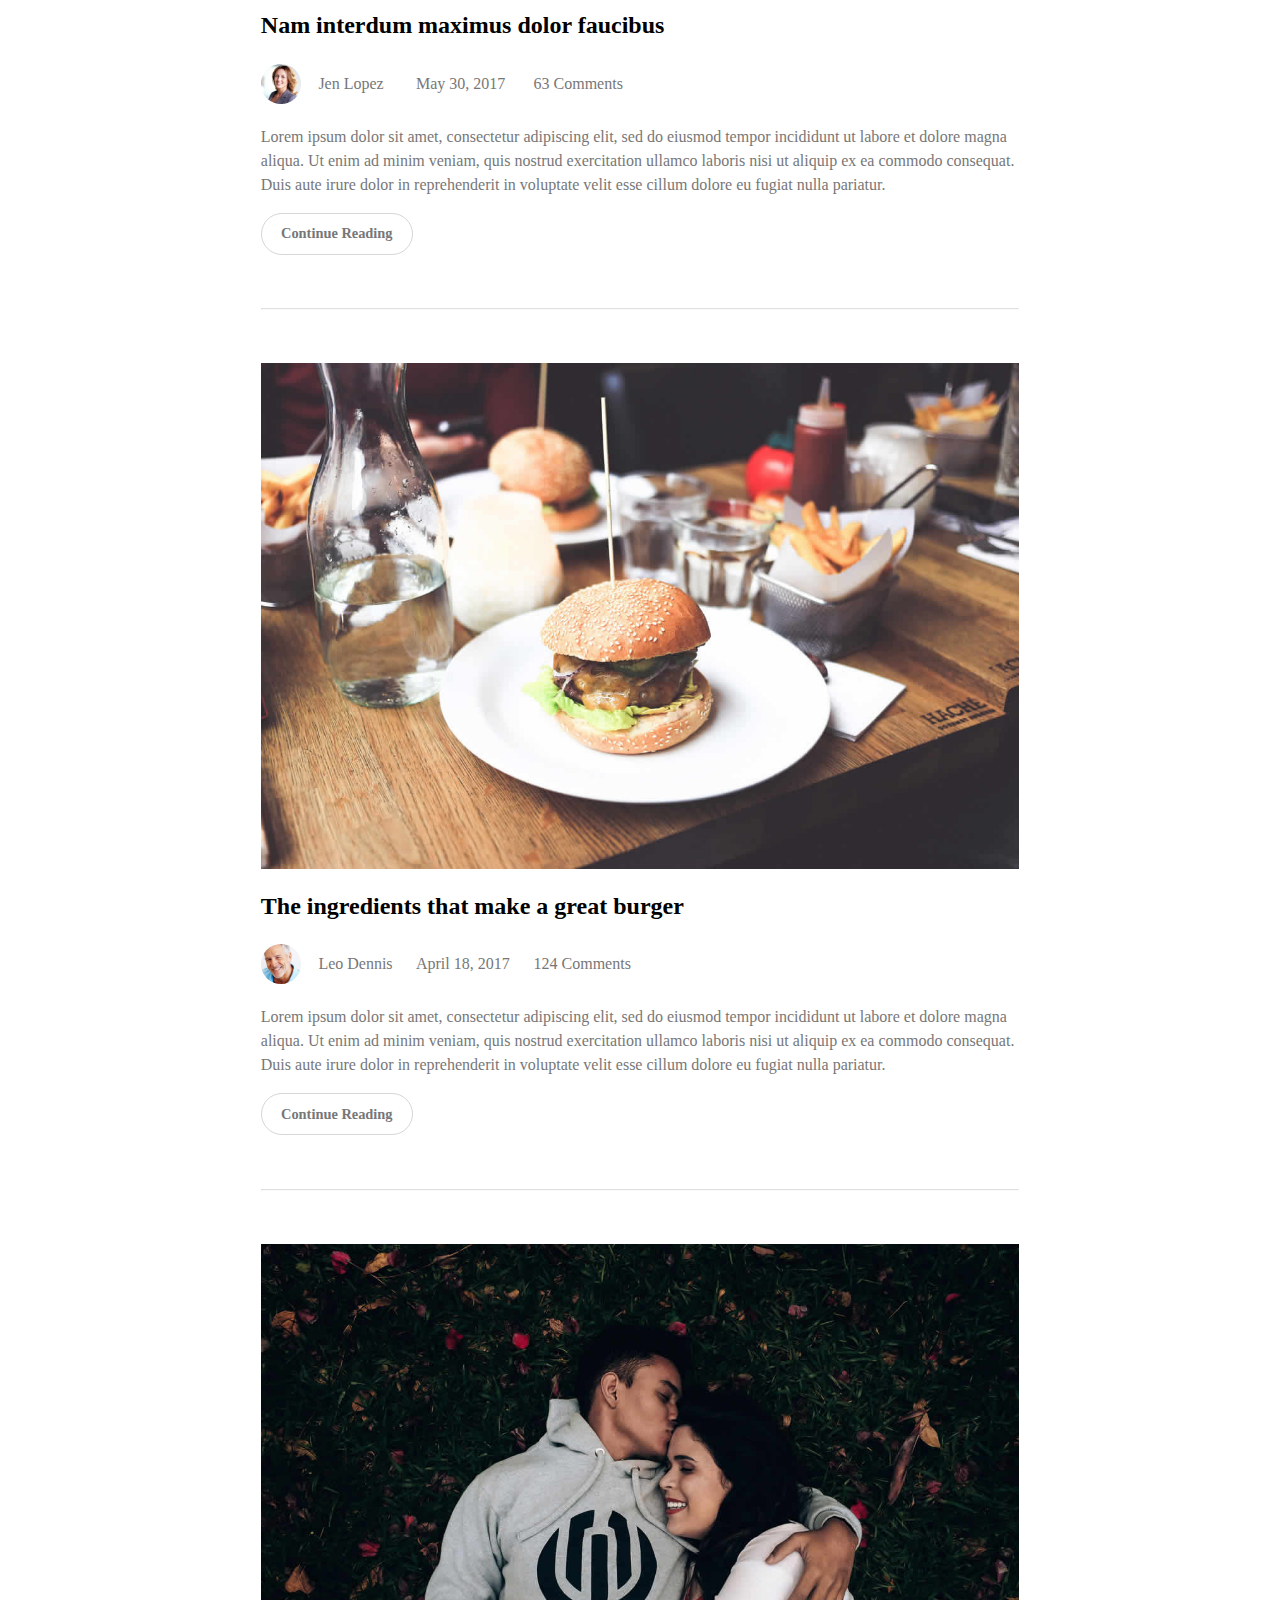
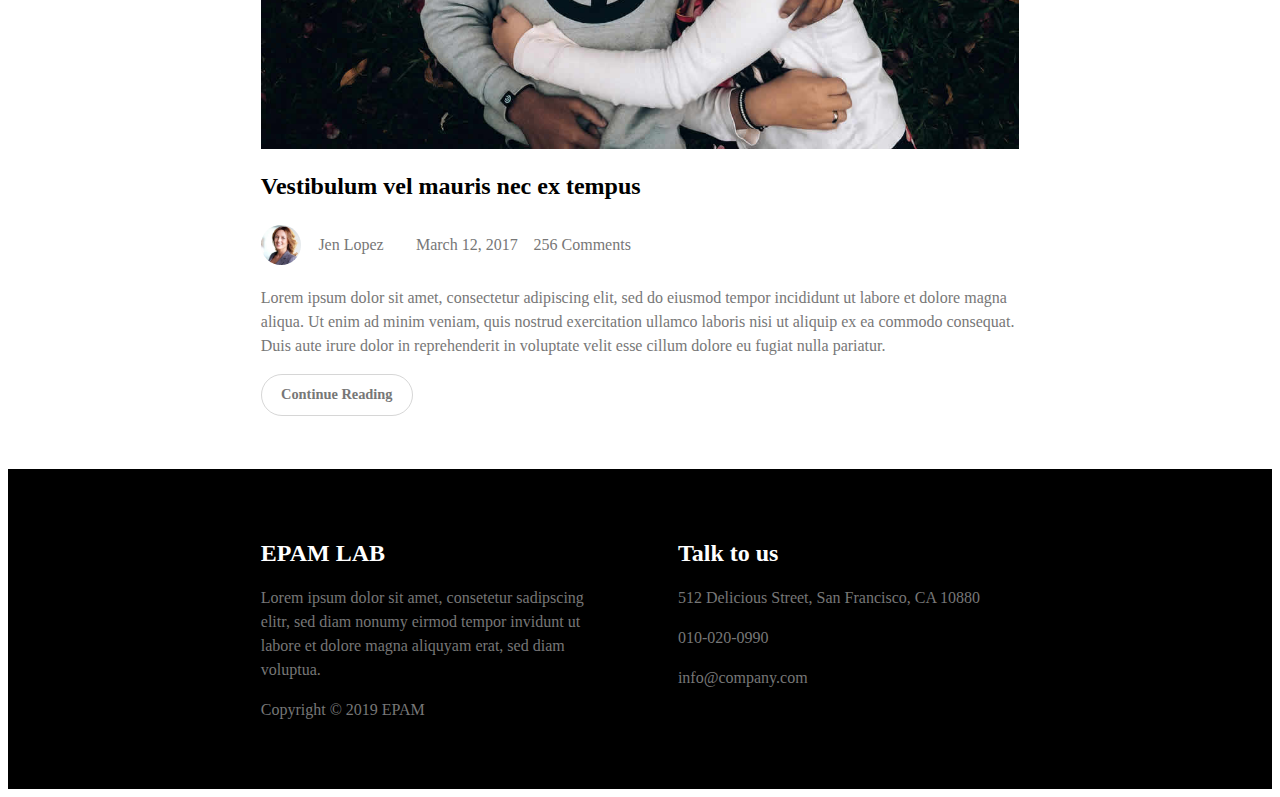
<file: FL12_HW4/homework/index.html>
<!DOCTYPE html>
<html lang="zxx">
  <head>
        <meta charset="UTF-8">
        <meta name="viewport" content="width=device-width, height=device-height, initial-scale=1.0">
        <link rel="stylesheet" type="text/css" href="css/style.css">
        <title>Front-end Lab</title>
    </head>
  <body>
      <header>
          <div class="header_navigation">
              <p>Front-end Lab</p>
              <nav>
                  <a href="#">Home</a> 
                  <a href="#">About</a> 
                  <a href="#">Gallery</a> 
                  <a href="#">Contact</a> 
              </nav>
            </div>
            <div class="header_main">
            <p class="header_heading">
                Hello! This is Front-end Lab.
            </p>
            <p class="header_text">
                EPAM Front-end Lab
            </p>
            <div class="button"><a href="">Discover More</a></div>
            </div>
      </header>
      <main>
        <div class="article">
            <img src="img/blog-image1.jpg" alt="image" class="image_main">
            <h2>We Help You To Make Front-end Great Again</h2>
            <div class="article_info">
                <img src="img/author-image1.jpg" alt="image" class="image_author">
                <p>Jen Lopez</p>
                <time datetime="2017-07-22">July 22, 2017</time>
                <p>35 Comments</p>
            </div>
            <p class="main_text">Lorem ipsum dolor sit amet, consectetur adipiscing elit, sed do eiusmod tempor incididunt ut labore et dolore magna aliqua. Ut enim ad minim veniam, quis nostrud exercitation ullamco laboris nisi ut aliquip ex ea commodo consequat. Duis aute irure dolor in reprehenderit in voluptate velit esse cillum dolore eu fugiat nulla pariatur.</p>
            <div class="section_button"><a href="">Continue Reading</a></div>
        </div>
        <hr>
        <div class="article">
            <img src="img/blog-image2.jpg" alt="image" class="image_main">
            <h2>In pretium tellus et ante accumsan</h2>
            <div class="article_info">
                <img src="img/author-image2.jpg" alt="image" class="image_author">
                <p>Leo Dennis</p>
                <time datetime="2017-06-10">June 10, 2017</time>
                <p>48 Comments</p>
            </div>
            <p class="main_text">Lorem ipsum dolor sit amet, consectetur adipiscing elit, sed do eiusmod tempor incididunt ut labore et dolore magna aliqua. Ut enim ad minim veniam, quis nostrud exercitation ullamco laboris nisi ut aliquip ex ea commodo consequat. Duis aute irure dolor in reprehenderit in voluptate velit esse cillum dolore eu fugiat nulla pariatur.</p>
            <div class="section_button"><a href="">Continue Reading</a></div>
        </div>
        <hr>
        <div class="article">
            <img src="img/blog-image3.jpg" alt="image" class="image_main">
            <h2>Nam interdum maximus dolor faucibus</h2>
            <div class="article_info">
                <img src="img/author-image1.jpg" alt="image" class="image_author">
                <p>Jen Lopez</p>
                <time datetime="2017-05-30">May 30, 2017</time>
                <p>63 Comments</p>
            </div>
            <p class="main_text">Lorem ipsum dolor sit amet, consectetur adipiscing elit, sed do eiusmod tempor incididunt ut labore et dolore magna aliqua. Ut enim ad minim veniam, quis nostrud exercitation ullamco laboris nisi ut aliquip ex ea commodo consequat. Duis aute irure dolor in reprehenderit in voluptate velit esse cillum dolore eu fugiat nulla pariatur.</p>
            <div class="section_button"><a href="">Continue Reading</a></div>
        </div>
        <hr>
        <div class="article">
            <img src="img/blog-image4.jpg" alt="image" class="image_main">
            <h2>The ingredients that make a great burger</h2>
            <div class="article_info">
                <img src="img/author-image2.jpg" alt="image" class="image_author">
                <p>Leo Dennis</p>
                <time datetime="2017-04-18">April 18, 2017</time>
                <p>124 Comments</p>
            </div>
            <p class="main_text">Lorem ipsum dolor sit amet, consectetur adipiscing elit, sed do eiusmod tempor incididunt ut labore et dolore magna aliqua. Ut enim ad minim veniam, quis nostrud exercitation ullamco laboris nisi ut aliquip ex ea commodo consequat. Duis aute irure dolor in reprehenderit in voluptate velit esse cillum dolore eu fugiat nulla pariatur.</p>
            <div class="section_button"><a href="">Continue Reading</a></div>
        </div>
        <hr>
        <div class="article">
            <img src="img/blog-image5.jpg" alt="image" class="image_main">
            <h2>Vestibulum vel mauris nec ex tempus</h2>
            <div class="article_info">
                <img src="img/author-image1.jpg" alt="image" class="image_author">
                <p>Jen Lopez</p>
                <time datetime="2017-03-12">March 12, 2017</time>
                <p>256 Comments</p>
            </div>
            <p class="main_text">Lorem ipsum dolor sit amet, consectetur adipiscing elit, sed do eiusmod tempor incididunt ut labore et dolore magna aliqua. Ut enim ad minim veniam, quis nostrud exercitation ullamco laboris nisi ut aliquip ex ea commodo consequat. Duis aute irure dolor in reprehenderit in voluptate velit esse cillum dolore eu fugiat nulla pariatur.</p>
            <div class="section_button"><a href="">Continue Reading</a></div>
        </div>
      </main>
      <footer>
          <div class="left">
              <h2>EPAM LAB</h2>
              <p>Lorem ipsum dolor sit amet, consetetur sadipscing elitr, sed diam nonumy eirmod tempor invidunt ut labore et dolore magna aliquyam erat, sed diam voluptua.</p>
              <p>Copyright © 2019 EPAM</p>
            </div>
          <div class="right">
              <h2>Talk to us</h2>
              <p>512 Delicious Street, San Francisco, CA 10880</p>
              <p>010-020-0990</p>
              <p>info@company.com</p>
          </div>
      </footer>
  </body>
</html>
</file>
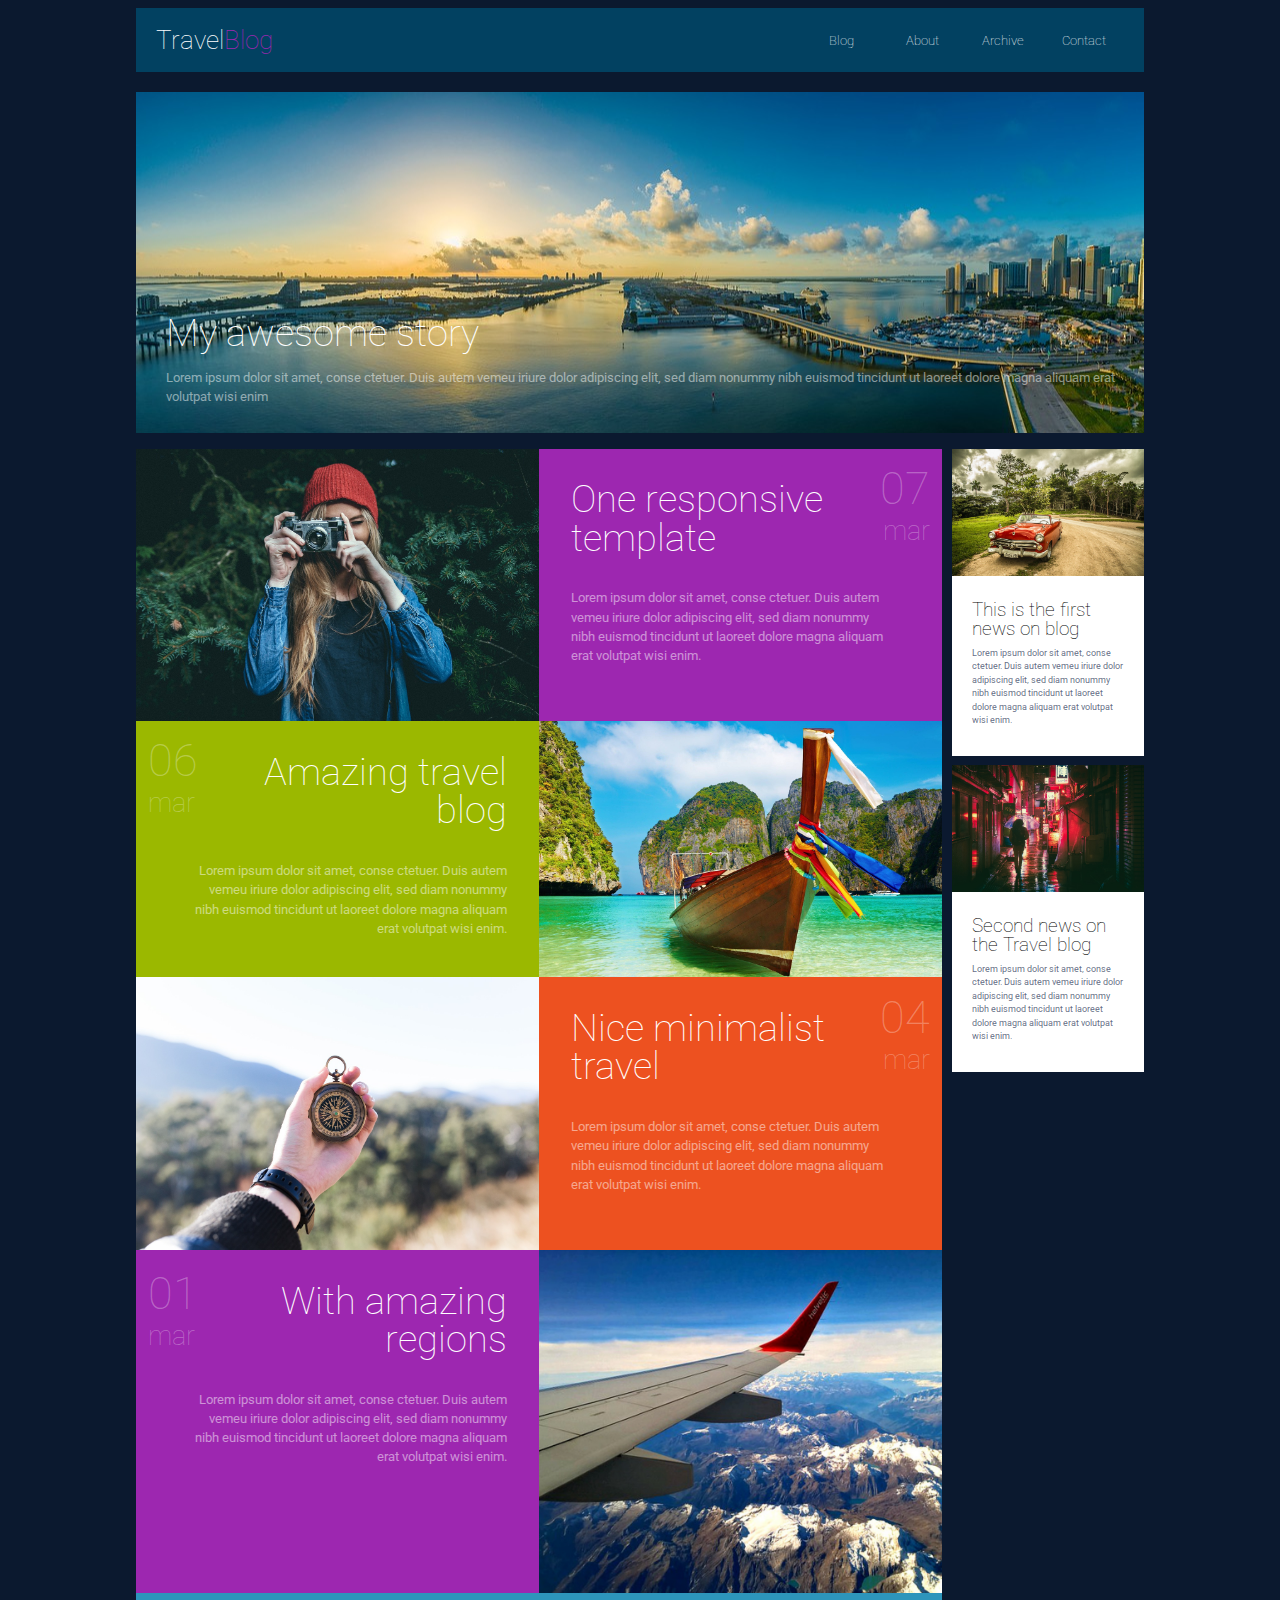
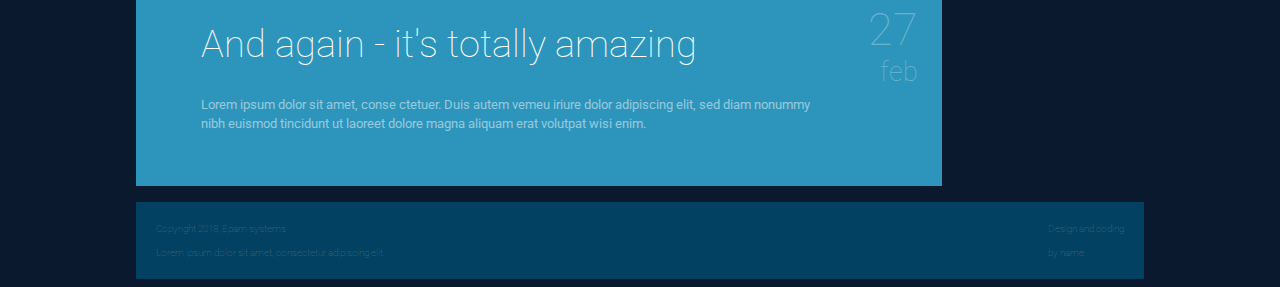
<file: FL12_HW5/homework/index.html>
<!DOCTYPE html>
<html lang="en">
<head>
  <meta charset="UTF-8">
  <meta name="viewport" content="width=device-width, initial-scale=1.0">
  <meta http-equiv="X-UA-Compatible" content="ie=edge">
  <link rel="stylesheet" href="css/styles.css">
  <link href='https://fonts.googleapis.com/css?family=Roboto:400,100,300,700&subset=latin,latin-ext' rel='stylesheet' type='text/css'>      
  <title>Responsive</title>
</head>
<body>
  <header>
    <div class="header_navigation">
    <p class="sandwich">&#9776;</p>
    <h1>Travel<span>Blog</span></h1>
    <nav>
      <a href="#">Blog</a> 
      <a href="#">About</a> 
      <a href="#">Archive</a> 
      <a href="#">Contact</a> 
    </nav>
  </div>
    <div class="header_wrap">
      <div class="header_text">
      <h2>My awesome story</h2>
      <p>Lorem ipsum dolor sit amet, conse ctetuer. Duis autem vemeu iriure dolor adipiscing elit, sed diam nonummy nibh euismod tincidunt ut laoreet dolore magna aliquam erat volutpat wisi enim</p>
    </div>
    </div>
  </header>
  <main>
    <div class="main_content">
       <ul>
          <li class="post-1">
            <div>
             <img src="img/post1.jpg" alt="image">
            </div>
            <div class="post_description">
             <div class="post_info">
              <h2>One responsive template</h2>
              <p>Lorem ipsum dolor sit amet, conse ctetuer. Duis autem vemeu iriure dolor adipiscing elit, sed diam nonummy nibh euismod tincidunt ut laoreet dolore magna aliquam erat volutpat wisi enim.</p>
             </div>
             <time datetime="2019-03-07">07 <span>mar</span></time>
            </div>
          </li>
          <li class="post-2">
           <div>
            <img src="img/post2.jpg" alt="image">
           </div>
           <div class="post_description">
             <div class="post_info">
              <h2>Amazing travel blog</h2>
              <p>Lorem ipsum dolor sit amet, conse ctetuer. Duis autem vemeu iriure dolor adipiscing elit, sed diam nonummy nibh euismod tincidunt ut laoreet dolore magna aliquam erat volutpat wisi enim.</p>
             </div>
             <time datetime="2019-03-06">06 <span>mar</span></time>
           </div>
           </li>
          <li class="post-3">
           <div>
            <img src="img/post3.jpg" alt="image">
           </div>
           <div class="post_description">
             <div class="post_info">
              <h2>Nice minimalist travel</h2>
              <p>Lorem ipsum dolor sit amet, conse ctetuer. Duis autem vemeu iriure dolor adipiscing elit, sed diam nonummy nibh euismod tincidunt ut laoreet dolore magna aliquam erat volutpat wisi enim.</p>
             </div>
             <time datetime="2019-03-04">04 <span>mar</span></time>
           </div>
          </li>
        <li class="post-4">
          <div>
           <img src="img/post4.jpg" alt="image">
          </div>
          <div class="post_description">
             <div class="post_info">
              <h2>With amazing regions</h2>
              <p>Lorem ipsum dolor sit amet, conse ctetuer. Duis autem vemeu iriure dolor adipiscing elit, sed diam nonummy nibh euismod tincidunt ut laoreet dolore magna aliquam erat volutpat wisi enim.</p>
             </div> 
            <time datetime="2019-03-01">01 <span>mar</span></time>
          </div>  
         </li>  
        <li class="post-5">
          <div class="post_description">
              <div class="post_info">
               <h2>And again - it's totally amazing</h2>
               <p>Lorem ipsum dolor sit amet, conse ctetuer. Duis autem vemeu iriure dolor adipiscing elit, sed diam nonummy nibh euismod tincidunt ut laoreet dolore magna aliquam erat volutpat wisi enim.</p>
              </div>
            <time datetime="2019-02-27">27 <span>feb</span></time>
          </div>
        </li>
      </ul>
    </div>
    <aside>
        <div class="news">
          <img src="img/news1.jpg" alt="image">
          <div class="news_text">
          <h2>This is the first news on blog</h2>
          <p>Lorem ipsum dolor sit amet, conse ctetuer. Duis autem vemeu iriure dolor adipiscing elit, sed diam nonummy nibh euismod tincidunt ut laoreet dolore magna aliquam erat volutpat wisi enim.</p>
        </div>
        </div>
         <div class="news">
            <img src="img/news2.jpg" alt="image">
            <div class="news_text">
            <h2>Second news on the Travel blog</h2>
            <p>Lorem ipsum dolor sit amet, conse ctetuer. Duis autem vemeu iriure dolor adipiscing elit, sed diam nonummy nibh euismod tincidunt ut laoreet dolore magna aliquam erat volutpat wisi enim.</p>
          </div> 
          </div>
      </aside>
  </main>
  <footer>
    <div class="left">
      <p>Copyright 2018, Epam systems</p>
      <p>Lorem ipsum dolor sit amet, consectetur adipiscing elit.</p>
    </div>
    <div class="right">
      <p>Design and coding</p>
      <p>by name</p>
    </div>
  </footer>
</body>
</html>
</file>
<file: FL12_HW1/homework/style.css>
html,body,div,span,applet,object,iframe,h1,h2,h3,h4,h5,h6,p,blockquote,pre,a,abbr,acronym,address,big,cite,code,del,dfn,em,font,img,ins,kbd,q,s,samp,small,strike,strong,sub,sup,tt,var,b,u,i,center,dl,dt,dd,ol,ul,li,fieldset,form,label,legend,table,caption,tbody,tfoot,thead,tr,th,td{background:transparent;border:0;margin:0;padding:0;vertical-align:baseline}body{line-height:1}h1,h2,h3,h4,h5,h6{clear:both;font-weight:normal}ol,ul{list-style:none}blockquote{quotes:none}blockquote:before,blockquote:after{content:'';content:none}del{text-decoration:line-through}table{border-collapse:collapse;border-spacing:0}a img{border:0}#container{float:left;margin:0 -240px 0 0;width:100%}#primary,#secondary{float:right;overflow:hidden;width:220px}#secondary{clear:right}#footer{clear:both;width:100%}.one-column #content{margin:0 auto;width:640px}.single-attachment #content{margin:0 auto;width:900px}body,input,textarea,.page-title span,.pingback a.url{font-family:Georgia,"Bitstream Charter",serif}h3#comments-title,h3#reply-title,#access .menu,#access div.menu ul,#cancel-comment-reply-link,.form-allowed-tags,#site-info,#site-title,#wp-calendar,.comment-meta,.comment-body tr th,.comment-body thead th,.entry-content label,.entry-content tr th,.entry-content thead th,.entry-meta,.entry-title,.entry-utility,#respond label,.navigation,.page-title,.pingback p,.reply,.widget-title,.wp-caption-text{font-family:"Helvetica Neue",Arial,Helvetica,"Nimbus Sans L",sans-serif}input[type="submit"]{font-family:"Helvetica Neue",Arial,Helvetica,"Nimbus Sans L",sans-serif}pre{font-family:"Courier 10 Pitch",Courier,monospace}code{font-family:Monaco,Consolas,"Andale Mono","DejaVu Sans Mono",monospace}#access .menu-header,div.menu,#colophon,#branding,#main,#wrapper{margin:0 auto;width:940px}#wrapper{background:#fff;margin-top:20px;padding:0 20px}#footer-widget-area{overflow:hidden}#footer-widget-area .widget-area{float:left;margin-right:20px;width:220px}#footer-widget-area #fourth{margin-right:0}#site-info{float:left;font-size:14px;font-weight:bold;width:700px}#site-generator{float:right;width:220px}body{background:#f1f1f1}body,input,textarea{color:#666;font-size:12px;line-height:18px}hr{background-color:#e7e7e7;border:0;clear:both;height:1px;margin-bottom:18px}p{margin-bottom:18px}ul{list-style:square;margin:0 0 18px 1.5em}ol{list-style:decimal;margin:0 0 18px 1.5em}ol ol{list-style:upper-alpha}ol ol ol{list-style:lower-roman}ol ol ol ol{list-style:lower-alpha}ul ul,ol ol,ul ol,ol ul{margin-bottom:0}dl{margin:0 0 24px 0}dt{font-weight:bold}dd{margin-bottom:18px}strong{font-weight:bold}cite,em,i{font-style:italic}big{font-size:131.25%}ins{background:#ffc;text-decoration:none}blockquote{font-style:italic;padding:0 3em}blockquote cite,blockquote em,blockquote i{font-style:normal}pre{background:#f7f7f7;color:#222;line-height:18px;margin-bottom:18px;overflow:auto;padding:1.5em}abbr,acronym{cursor:help}sup,sub{height:0;line-height:1;position:relative;vertical-align:baseline}sup{bottom:1ex}sub{top:.5ex}small{font-size:smaller}input{margin-bottom:10px}input[type="text"],input[type="password"],input[type="email"],input[type="url"],input[type="number"],textarea{background:#f9f9f9;border:1px solid #ccc;box-shadow:inset 1px 1px 1px rgba(0,0,0,0.1);-moz-box-shadow:inset 1px 1px 1px rgba(0,0,0,0.1);-webkit-box-shadow:inset 1px 1px 1px rgba(0,0,0,0.1);padding:2px}a:link{color:#06c}a:visited{color:#743399}a:active,a:hover{color:#ff4b33}.screen-reader-text{clip:rect(1px,1px,1px,1px);overflow:hidden;position:absolute !important;height:1px;width:1px}#header{padding:30px 0 0 0}#site-title{float:left;font-size:30px;line-height:36px;margin:0 0 18px 0;width:700px}#site-title a{color:#000;font-weight:bold;text-decoration:none}#site-description{color:#000;clear:right;float:right;font-style:italic;margin:15px 0 18px 0;opacity:.65;width:220px}#branding img{border-top:4px solid #000;border-bottom:1px solid #000;display:block;float:left}#access{background:#000;display:block;float:left;margin:0 auto;width:940px}#access .menu-header,div.menu{font-size:13px;margin-left:12px;width:928px}#access .menu-header ul,div.menu ul{list-style:none;margin:0}#access .menu-header li,div.menu li{float:left;position:relative}#access a{color:#aaa;display:block;line-height:38px;padding:0 10px;text-decoration:none}#access ul ul{box-shadow:0 3px 3px rgba(0,0,0,0.2);-moz-box-shadow:0 3px 3px rgba(0,0,0,0.2);-webkit-box-shadow:0 3px 3px rgba(0,0,0,0.2);display:none;position:absolute;top:38px;left:0;float:left;width:180px;z-index:99999}#access ul ul li{min-width:180px}#access ul ul ul{left:100%;top:0}#access ul ul a{background:#333;line-height:1em;padding:10px;width:160px;height:auto}#access li:hover>a,#access ul ul:hover>a{background:#333;color:#fff}#access ul li:hover>ul{display:block}#access ul li.current_page_item>a,#access ul li.current_page_ancestor>a,#access ul li.current-menu-ancestor>a,#access ul li.current-menu-item>a,#access ul li.current-menu-parent>a{color:#fff}* html #access ul li.current_page_item a,* html #access ul li.current_page_ancestor a,* html #access ul li.current-menu-ancestor a,* html #access ul li.current-menu-item a,* html #access ul li.current-menu-parent a,* html #access ul li a:hover{color:#fff}#main{clear:both;overflow:hidden;padding:40px 0 0 0}#content{margin-bottom:36px}#content,#content input,#content textarea{color:#333;font-size:16px;line-height:24px}#content p,#content ul,#content ol,#content dd,#content pre,#content hr{margin-bottom:24px}#content ul ul,#content ol ol,#content ul ol,#content ol ul{margin-bottom:0}#content pre,#content kbd,#content tt,#content var{font-size:15px;line-height:21px}#content code{font-size:13px}#content dt,#content th{color:#000}#content h1,#content h2,#content h3,#content h4,#content h5,#content h6{color:#000;line-height:1.5em;margin:0 0 20px 0}#content table{border:1px solid #e7e7e7;margin:0 -1px 24px 0;text-align:left;width:100%}#content tr th,#content thead th{color:#777;font-size:12px;font-weight:bold;line-height:18px;padding:9px 24px;border-right:1px solid #e7e7e7}#content tr td{border-top:1px solid #e7e7e7;padding:6px 24px;border-right:1px solid #e7e7e7}#content tr.odd td{background:#f2f7fc}.hentry{margin:0 0 48px 0}.home .sticky{background:#f2f7fc;border-top:4px solid #000;margin-left:-20px;margin-right:-20px;padding:18px 20px}.single .hentry{margin:0 0 36px 0}.page-title{color:#000;font-size:14px;font-weight:bold;margin:0 0 36px 0}.page-title span{color:#333;font-size:16px;font-style:italic;font-weight:normal}.page-title a:link,.page-title a:visited{color:#777;text-decoration:none}.page-title a:active,.page-title a:hover{color:#ff4b33}#content .entry-title{color:#000;font-size:21px;font-weight:bold;line-height:1.3em;margin-bottom:0}.entry-title a:link,.entry-title a:visited{color:#000;text-decoration:none}.entry-title a:active,.entry-title a:hover{color:#ff4b33}.entry-meta{color:#777;font-size:12px}.entry-meta abbr,.entry-utility abbr{border:0}.entry-meta abbr:hover,.entry-utility abbr:hover{border-bottom:1px dotted #666}.single-author .by-author{position:absolute !important;clip:rect(1px 1px 1px 1px);clip:rect(1px,1px,1px,1px)}.entry-content,.entry-summary{clear:both;padding:12px 0 0 0}.entry-content .more-link{white-space:nowrap}#content .entry-summary p:last-child{margin-bottom:12px}.entry-content fieldset{border:1px solid #e7e7e7;margin:0 0 24px 0;padding:24px}.entry-content fieldset legend{background:#fff;color:#000;font-weight:bold;padding:0 24px}.entry-content input{margin:0 0 24px 0}.entry-content input.file,.entry-content input.button{margin-right:24px}.entry-content label{color:#777;font-size:12px}.entry-content select{margin:0 0 24px 0}.entry-content sup,.entry-content sub{font-size:10px}.entry-content blockquote.left{float:left;margin-left:0;margin-right:24px;text-align:right;width:33%}.entry-content blockquote.right{float:right;margin-left:24px;margin-right:0;text-align:left;width:33%}.page-link{clear:both;color:#000;font-weight:bold;line-height:48px;word-spacing:.5em}.page-link a:link,.page-link a:visited{background:#f1f1f1;color:#333;font-weight:normal;padding:.5em .75em;text-decoration:none}.home .sticky .page-link a{background:#d9e8f7}.page-link a:active,.page-link a:hover{color:#ff4b33}body.page .edit-link{clear:both;display:block}#entry-author-info{background:#f2f7fc;border-top:4px solid #000;clear:both;font-size:14px;line-height:20px;margin:24px 0;overflow:hidden;padding:18px 20px}#entry-author-info #author-avatar{background:#fff;border:1px solid #e7e7e7;float:left;height:60px;margin:0 -104px 0 0;padding:11px}#entry-author-info #author-description{float:left;margin:0 0 0 104px}#entry-author-info h2{color:#000;font-size:100%;font-weight:bold;margin-bottom:0}.entry-utility{clear:both;color:#777;font-size:12px;line-height:18px}.entry-meta a,.entry-utility a{color:#777}.entry-meta a:hover,.entry-utility a:hover{color:#ff4b33}#content .video-player{padding:0}.format-standard .wp-video,.format-standard .wp-audio-shortcode,.format-audio .wp-audio-shortcode,.format-standard .video-player{margin-bottom:24px}.home #content .format-aside p,.home #content .category-asides p{font-size:14px;line-height:20px;margin-bottom:10px;margin-top:0}.format-gallery .size-thumbnail img,.category-gallery .size-thumbnail img{border:10px solid #f1f1f1;margin-bottom:0}.format-gallery .gallery-thumb,.category-gallery .gallery-thumb{float:left;margin-right:20px;margin-top:-4px}.home #content .format-gallery .entry-utility,.home #content .category-gallery .entry-utility{padding-top:4px}.attachment .entry-content .entry-caption{font-size:140%;margin-top:24px}.attachment .entry-content .nav-previous a:before{content:'\2190\00a0'}.attachment .entry-content .nav-next a:after{content:'\00a0\2192'}#content img.size-auto,#content img.size-full,#content img.size-large,#content img.size-medium,#content .entry-attachment img,#content .widget-container img{max-width:100%;height:auto}#ie8 #content img.size-auto,#ie8 #content img.size-full,#ie8 #content img.size-large,#ie8 #content img.size-medium,#ie8 #content .entry-attachment img{width:auto}.alignleft,img.alignleft{display:inline;float:left;margin-right:24px;margin-top:4px}.alignright,img.alignright{display:inline;float:right;margin-left:24px;margin-top:4px}.aligncenter,img.aligncenter{clear:both;display:block;margin-left:auto;margin-right:auto}img.alignleft,img.alignright,img.aligncenter{margin-bottom:12px}.wp-caption{background:#f1f1f1;line-height:18px;margin-bottom:20px;max-width:100%;padding:4px;text-align:center}.wp-caption img{margin:5px 5px 0;max-width:622px}.wp-caption p.wp-caption-text{color:#777;font-size:12px;margin:5px}.wp-smiley{margin:0}.gallery{margin:0 auto 18px}.gallery .gallery-item{float:left;margin-top:0;text-align:center}.gallery-columns-1 .gallery-item{width:100%}.gallery-columns-2 .gallery-item{width:50%}.gallery-columns-3 .gallery-item{width:33%}.gallery-columns-4 .gallery-item{width:25%}.gallery-columns-5 .gallery-item{width:20%}.gallery-columns-6 .gallery-item{width:16%}.gallery-columns-7 .gallery-item{width:14%}.gallery-columns-8 .gallery-item{width:12%}.gallery-columns-9 .gallery-item{width:11%}.gallery-columns-1 img{max-width:620px}.gallery-columns-2 img{max-width:288px}.gallery-columns-3 img{max-width:177px}.gallery-columns-4 img{max-width:122px}.gallery-columns-5 img{max-width:88px}.gallery-columns-6 img{max-width:66px}.gallery-columns-7 img{max-width:50px}.gallery-columns-8 img{max-width:39px}.gallery-columns-9 img{max-width:29px}.gallery-item img{height:auto}.gallery-columns-2 .attachment-medium{max-width:92%;height:auto}.gallery-columns-4 .attachment-thumbnail{max-width:84%;height:auto}.gallery .gallery-caption{color:#777;font-size:12px;margin:0 0 12px}.gallery dl{margin:0}.gallery img{border:10px solid #f1f1f1}.gallery br+br{display:none}#content .entry-attachment img{display:block;margin:0 auto}.navigation{color:#777;font-size:12px;line-height:18px;overflow:hidden}.navigation a:link,.navigation a:visited{color:#777;text-decoration:none}.navigation a:active,.navigation a:hover{color:#ff4b33}.nav-previous{float:left;width:50%}.nav-next{float:right;text-align:right;width:50%}#nav-above{margin:0 0 18px 0}#nav-above{display:none}.paged #nav-above,.single #nav-above{display:block}#nav-below{margin:-18px 0 0 0}#comments{clear:both}#comments .navigation{padding:0 0 18px 0}h3#comments-title,h3#reply-title{color:#000;font-size:20px;font-weight:bold;margin-bottom:0}h3#comments-title{padding:24px 0}.commentlist{list-style:none;margin:0}.commentlist li.comment{border-bottom:1px solid #e7e7e7;line-height:24px;margin:0 0 24px 0;padding:0 0 0 56px;position:relative}.commentlist li:last-child{border-bottom:0;margin-bottom:0}#comments .comment-body ul,#comments .comment-body ol{margin-bottom:18px}#comments .comment-body p:last-child{margin-bottom:6px}#comments .comment-body blockquote p:last-child{margin-bottom:24px}.commentlist ol{list-style:decimal}.commentlist .avatar{position:absolute;top:4px;left:0}.comment-author cite{color:#000;font-style:normal;font-weight:bold}.comment-author .says{font-style:italic}.comment-meta{font-size:12px;margin:0 0 18px 0}.comment-meta a:link,.comment-meta a:visited{color:#777;text-decoration:none}.comment-meta a:active,.comment-meta a:hover{color:#ff4b33}.commentlist .bypostauthor>div{background:#f2f7fc;border-top:4px solid #000;margin-bottom:10px;padding:10px 0 0 20px}.reply{font-size:12px;padding:0 0 24px 0}.reply a,a.comment-edit-link{color:#777}.reply a:hover,a.comment-edit-link:hover{color:#ff4b33}.commentlist .children{list-style:none;margin:0}.commentlist .children li{border:0;margin:0}.nopassword,.nocomments{display:none}#comments .pingback{border-bottom:1px solid #e7e7e7;margin-bottom:18px;padding-bottom:18px}.commentlist li.comment+li.pingback{margin-top:-6px}#comments .pingback p{color:#777;display:block;font-size:12px;line-height:18px;margin:0}#comments .pingback .url{font-size:13px;font-style:italic}input[type="submit"]{color:#333}form{text-align:right}input{width:200px}#respond{border-top:1px solid #e7e7e7;margin:24px 0;overflow:hidden;position:relative}#respond p{margin:0}#respond .comment-notes{margin-bottom:1em}.form-allowed-tags{line-height:1em}.children #respond{margin:0 48px 0 0}h3#reply-title{margin:18px 0}#comments-list #respond{margin:0 0 18px 0}#comments-list ul #respond{margin:0}#cancel-comment-reply-link{font-size:12px;font-weight:normal;line-height:18px}#respond .required{color:#ff4b33;font-weight:bold}#respond label{color:#777;font-size:12px}#respond input{margin:0 0 9px;width:98%}#respond textarea{width:98%}#respond .form-allowed-tags{color:#777;font-size:12px;line-height:18px}#respond .form-allowed-tags code{font-size:11px}#respond .form-submit{margin:12px 0}#respond .form-submit input{font-size:14px;width:auto}.widget-area ul{list-style:none;margin-left:0}.widget-area ul ul{list-style:square;margin-left:1.3em}.widget-area select{max-width:100%}.widget_search #s{width:60%}.widget_search label{display:none}.widget-container{word-wrap:break-word;-webkit-hyphens:auto;-moz-hyphens:auto;hyphens:auto;margin:0 0 18px 0}.widget-container .wp-caption img{margin:auto}.widget-container.widget_image .wp-caption{width:auto}.widget-container.widget_image .wp-caption img{margin-left:-8px}.widget-title{color:#222;font-size:14px;font-weight:bold}.widget-area a:link,.widget-area a:visited{text-decoration:none}.widget-area a:active,.widget-area a:hover{text-decoration:underline}.widget-area .entry-meta{font-size:11px}#wp_tag_cloud div{line-height:1.6em}#wp-calendar{width:100%}#wp-calendar caption{color:#222;font-size:14px;font-weight:bold;padding-bottom:4px;text-align:left}#wp-calendar thead{font-size:11px}#wp-calendar tbody{color:#aaa}#wp-calendar tbody td{background:#f5f5f5;border:1px solid #fff;padding:3px 0 2px;text-align:center}#wp-calendar tbody .pad{background:0}#wp-calendar tfoot #next{text-align:right}.widget_rss a.rsswidget{color:#000}.widget_rss a.rsswidget:hover{color:#ff4b33}.widget_rss .widget-title img{width:11px;height:11px}#main .widget-area ul{margin-left:0;padding:0 20px 0 0}#main .widget-area ul ul{border:0;margin-left:1.3em;padding:0}#main .widget-container.music-player ul{margin:0}#footer{margin-bottom:20px}#colophon{border-top:4px solid #000;margin-top:-4px;overflow:hidden;padding:18px 0}#site-info{font-weight:bold}#site-info a{color:#000;text-decoration:none}#site-generator{font-style:italic;position:relative}#site-generator a{background:url(images/wordpress.png) center left no-repeat;color:#666;display:inline-block;line-height:16px;padding-left:20px;text-decoration:none}#site-generator a:hover{text-decoration:underline}img#wpstats{display:block;margin:0 auto 10px}pre{-webkit-text-size-adjust:140%}code{-webkit-text-size-adjust:160%}#access,.entry-meta,.entry-utility,.navigation,.widget-area{-webkit-text-size-adjust:120%}#site-description{-webkit-text-size-adjust:none}@media print{body{background:none !important}#wrapper{clear:both !important;display:block !important;float:none !important;position:relative !important}#header{border-bottom:2pt solid #000;padding-bottom:18pt}#colophon{border-top:2pt solid #000}#site-title,#site-description{float:none;line-height:1.4em;margin:0;padding:0}#site-title{font-size:13pt}.entry-content{font-size:14pt;line-height:1.6em}.entry-title{font-size:21pt}#access,#branding img,#respond,.comment-edit-link,.edit-link,.navigation,.page-link,.widget-area{display:none !important}#container,#header,#footer{margin:0;width:100%}#content,.one-column #content{margin:24pt 0 0;width:100%}.wp-caption p{font-size:11pt}#site-info,#site-generator{float:none;width:auto}#colophon{width:auto}img#wpstats{display:none}#site-generator a{margin:0;padding:0}#entry-author-info{border:1px solid #e7e7e7}#main{display:inline}.home .sticky{border:0}}img{width:140px;vertical-align:middle;display:block;margin:0 auto;margin-left:calc(50% - 50px);margin-bottom:20px}nav>a{padding:10px;color:#0279c1}nav>a b:hover{color:#00527a}nav>a:visited{color:#0279c1}article{padding-left:10px}footer{margin-top:20px;padding:40px 20px;text-align:center;background:#3333}
</file>
<file: FL12_HW2/homework/css/general.css>
/* 

please don't edit this styles

*/

h2.tm-section-title {
    color: lightskyblue;
}

a:focus {
    color: #666;
    outline: 0
}

ul {
    padding: 0;
    margin: 0
}

body {
    background-color: #f5f5f5;
    color: #000;
    font-family: 'Open Sans', Helvetica, Arial, sans-serif;
    font-size: 16px;
    font-weight: 300;
    padding-top: 30px;
    overflow-x: hidden
}

section:before {
    position: absolute;
    z-index: 1
}

.box,
.tm-content-box,
.tm-main-nav {
    background-color: #fff
}

.tm-sidebar {
    z-index: 10;
    position: fixed;
    left: 0;
    right: 0;
    top: 0;
    width: 100%;
}

.tm-sidebar ul{
    margin: 0px;
    display: flex;
}

.tm-main-nav {
    font-size: 1.5em;
    text-align: center
}

.tm-nav-item {
    list-style: none;
    width: 100%;
}

.tm-nav-item-link {
    border: 1px solid transparent;
    color: #666;
    display: block;
    padding: 10px;
    width: 100%;
    -webkit-transition: all .3s ease;
    transition: all .3s ease
}

.carousel-indicators li,
.tm-banner-inner {
    border: 1px solid lightgrey
}


.tm-nav-item-link.active,
.tm-nav-item-link:hover {
    color: #666;
    text-decoration: none;
}

.tm-nav-item-link:focus {
    text-decoration: none
}

.tm-banner-text,
.tm-banner-title,
.tm-section-title {
    color: #666;
    font-weight: 300;
    margin: 0
}

.tm-section-title {
    margin-bottom: 20px
}

.tm-section-title-box {
    margin-bottom: 0
}

.tm-banner-title {
    font-size: 3.3em;
    letter-spacing: 2px;
    text-transform: uppercase
}

.tm-main-content {
    padding-top: 70px;
}

.tm-content-box {
    overflow: hidden;
    margin-bottom: 30px
}

.padding-medium {
    padding: 40px
}

.tm-banner {
    padding: 30px
}

.tm-banner-inner {
    padding: 30px 0;
    height: 100%;
    text-align: center;
    display: flex;
    -webkit-box-orient: vertical;
    -webkit-box-direction: normal;
    -webkit-flex-direction: column;
    -ms-flex-direction: column;
    flex-direction: column;
    -webkit-box-align: center;
    -webkit-align-items: center;
    -ms-flex-align: center;
    align-items: center;
    -webkit-box-pack: center;
    -webkit-justify-content: center;
    -ms-flex-pack: center;
    justify-content: center
}

.tm-banner-inner img{
    width: 120px;
}

.tm-banner-text {
    font-size: 1.4em
}

.boxes,
.tm-box-bg-title {
    display: -webkit-box;
    display: -webkit-flex;
    display: -ms-flexbox
}

/*.flex-item {*/
    /*-webkit-box-flex: 0 1 auto;*/
    /*-webkit-flex: 0 1 auto;*/
    /*-ms-flex: 0 1 auto;*/
    /*flex: 0 1 auto*/
/*}*/

.section-description {
    line-height: 1.8;
    margin-bottom: 25px
}

.section-description:last-child {
    margin-bottom: 0
}

.tm-team-description-container {
    max-width: 500px
}

.tm-team-info {
    display: flex
}

.box {
    list-style: none;
    width: 33.3333%;
    height: auto;
}

.box-bg {
    position: relative
}

.box-img {
    width: 100%;
}

.tm-box-bg-title {
    position: absolute;
    top: 0;
    right: 0;
    bottom: 0;
    left: 0;
    display: flex;
    -webkit-box-align: center;
    -webkit-align-items: center;
    -ms-flex-align: center;
    align-items: center;
    -webkit-box-pack: center;
    -webkit-justify-content: center;
    -ms-flex-pack: center;
    justify-content: center
}

.boxes {
    display: flex;
    -webkit-flex-wrap: wrap;
    -ms-flex-wrap: wrap;
    flex-wrap: wrap
}

.gallery-container a {
    cursor: -webkit-zoom-in;
    cursor: zoom-in
}

.carousel {
    position: relative;
    height: auto;
    padding: 50px 50px 80px;
    text-align: center
}

.carousel-indicators {
    bottom: 30px
}

.carousel-content {
    color: #000;
    display: -webkit-box;
    display: -webkit-flex;
    display: -ms-flexbox;
    display: flex;
    -webkit-box-align: center;
    -webkit-align-items: center;
    -ms-flex-align: center;
    align-items: center
}

.carousel-indicators .active {
    background-color: lightgrey
}

.contact-form {
    overflow: hidden
}

.form-control {
    border-radius: 0;
    font-size: 1em
}

.form-control:focus {
    border-color: lightgrey;
    box-shadow: inset 0 1px 1px rgba(0, 0, 0, .075), 0 0 8px rgba(153, 153, 153, .45)
}

.form-group {
    margin-bottom: 20px
}

.form-group-2-col-left {
    padding-left: 0;
    padding-right: 5px
}

.form-group-2-col-right {
    padding-right: 0;
    padding-left: 5px
}

.mandatory-field:after {
    position: absolute;
    top: 0;
    right: 7px
}

.carousel-inner>.carousel-item>a>img, .carousel-inner>.carousel-item>img, .img-contact-us {
    width: 100%;
}

.tm-footer {
    color: #666;
    padding-bottom: 15px
}
</file>
<file: FL12_HW2/homework/css/style.css>
@media print {
    .container{
    text-align: center;
    }
    .tm-sidebar, .tm-team-img,  #about, .blocks .tm-content-box, #ideas ol, .tm-content-box img.img-fluid, #contact {
        display: none;
    } 
    body {
        padding-top: 0;
    }
    h2 {
        text-transform: uppercase;
        color: lightskyblue;
        font-weight: 300; 
    }
    .tm-main-content {
        padding-top: 0;
    }
    .padding-medium {
        padding: 0;
    }
    .tm-content-box {
        margin-bottom: 10px;
    }
    .carousel {
        padding-bottom: 0;
        padding-top: 10px;
    }
    .blocks .padding-medium {
        margin-left: auto;
        margin-right: auto;
    }
    .tm-content-box .padding-medium {
        margin-left: auto;
        margin-right: auto;
        max-width: 90%;
    }
    section .padding-medium {
        max-width: 85%;
     }
   
    .padding-medium li:nth-child(odd) {
        padding: 0px 0px 0px 170px;
    }
    .padding-medium li:nth-child(even) {
        padding: 0px 260px 0px 0px;
    }
    .padding-medium li {
        list-style-type: none;
        color: lightskyblue;
    }
   .blocks h2~p {
        word-spacing: 15px;
        letter-spacing: 5px;
        font-style: italic;
    }
   .blocks h2+p {
        word-spacing: 0px;
        letter-spacing: 0px;
        font-style: normal;
    }
}
@media screen {
.tm-main-nav li a:hover {
    background-color: lightskyblue;
    color: #fff;
}
.tm-banner {
    background: linear-gradient(to right, lightskyblue, burlywood);;
  }
.tm-banner-inner {
    background-color: white;
    text-shadow: 5px 4px 3px #333; 
 }
.tm-banner-text {
    animation-name: translate_animation;
    animation-duration: 3s;
    animation-delay: 0s;
    animation-iteration-count: infinite;
 }
@keyframes translate_animation {
    0% {transform: translateX(200px);}
    100% {transform: translateX(0px);}
    }
.flex-2-col {
    display: flex;
}
.tm-team-description-container {
    display: flex;
    flex-direction: column;
    justify-content: center;
    }
#about li h2:hover {
    background-color: lightgrey;
    color: lightskyblue;
    font-style: italic;
  }
.padding-medium h2 {
    text-align: center;
    color: lightskyblue;
  }
.padding-medium ol {
    list-style-type: lower-alpha;
  }
.padding-medium a:hover {
    color: blue;
}  
.padding-medium a:hover::before {
    content: ">";
    display: inline-block;
    color: black;    
    font-weight: bold;
}
.padding-medium .text::after {
    content: 'New';
    color: red;
    font-size: 50%;
    font-weight: bold;
    font-variant: small-caps;
    position: absolute;
}
.blocks h2 {
    text-align: left;
}
.blocks h2 ~ p {
    letter-spacing: 5px;
    word-spacing: 10px;
    font-style: italic;
}
.blocks h2 + p {
    letter-spacing: 0px;
    word-spacing: 0px;
    font-style: normal;
}
.blocks li:nth-child(odd) {
    background-color: lightskyblue;
    color: white;
    }
.blocks li p {
    font-style: italic;
    text-indent: 0;
    line-height: 1.5;
}
.blocks li p:first-letter {
    font-size: 200%;
    font-weight: bold;
}
.gallery-container li.box-work {
    padding: 10px;
    }
.tm-section-description {
    line-height: 30px;
    text-indent: 25px;
}
#contact h2 {
    text-align: left;
    color: lightskyblue;
}
#contact_name, #contact_email, #contact_subject {
    border-top: hidden;
    border-left: hidden;
    border-right: hidden;
    border-bottom: 2px solid lightskyblue;
    }
#contact_message {
    border: 2px solid lightskyblue;
    background-image: url(../img/email-icon.png);
    background-repeat: no-repeat;
    background-position: right 7px bottom 7px;
    background-size: 35px;
    }
#contact_name:focus, #contact_email:focus, #contact_subject:focus {
    background-color: lightskyblue;
}
#contact button {
    float: right;
    color: lightskyblue;
    background-color: white;
    border-radius: 5px;
    border: 2px solid lightskyblue;
    width: 150px;
    height: 75px;
    font-size: 20px;
    }
section, #home, .tm-sidebar {
    box-shadow: 0 0 15px rgba(61, 55, 61, 0.7);
    }
section::before {
    content: '';
    display: block;
    border: 20px solid transparent;	
    border-left: 20px solid lightskyblue; 
    border-top: 20px solid lightskyblue;
    }
}
</file>
<file: FL12_HW3/homework/css/style1.css>
body header .header_button, body main .section_banner .section_banner_button {
  width: 12%;
  height: 40px;
  background-color: #6FB80A;
  border: none;
  color: #f3f3f3;
  border-radius: 3px;
  font-family: "Source Sans Pro";
  font-size: 0.9em;
  font-weight: bold; }

body {
  background-color: white;
  position: relative; }
  body header {
    min-height: 600px;
    background-image: url("../img/m-h-day.jpg");
    background-size: cover;
    background-position: center;
    border-radius: 0 0 50%/40% 0; }
    body header .header-wrap {
      margin: 0 auto;
      width: 80%; }
      body header .header-wrap .landing-logo {
        display: flex; }
        body header .header-wrap .landing-logo img {
          padding-top: 2%; }
        body header .header-wrap .landing-logo p {
          color: #0C1B3D;
          font-family: "Hind";
          text-align: center;
          margin-bottom: 0;
          margin-top: 2%;
          font-weight: bold;
          padding-left: 1%; }
          body header .header-wrap .landing-logo p span {
            display: block;
            color: #0C1B3D;
            font-size: 0.5em;
            text-align: center;
            font-weight: bold; }
    body header .header_heading {
      color: #0C1B3D;
      max-width: 40%;
      font-size: 3.5em;
      font-weight: bold;
      font-family: "Source Sans Pro";
      line-height: 1;
      position: relative;
      z-index: 1; }
    body header .header_heading::after {
      display: block;
      content: '';
      width: 49%;
      height: 40%;
      background: #5FA0D5;
      position: absolute;
      bottom: 0;
      left: 0;
      z-index: -1; }
    body header .header_text {
      max-width: 40%;
      color: #0C1B3D;
      font-family: "Hind";
      line-height: 1.5;
      margin-bottom: 5%;
      font-size: 0.8em; }
    body header .login {
      color: #f3f3f3;
      padding-left: 10%;
      font-family: "Source Sans Pro";
      font-size: 1em; }
  body main {
    margin: 0 auto;
    width: 60%; }
    body main .section_text {
      font-family: "Source Sans Pro";
      font-size: 2em;
      color: #0C1B3D;
      text-align: center;
      position: relative; }
    body main .section_text::after {
      display: block;
      content: '';
      width: 15%;
      height: 100%;
      background: #5FA0D5;
      position: absolute;
      bottom: 10%;
      right: 34%;
      z-index: -1; }
    body main .section_card_wrap {
      margin-bottom: 20%;
      display: flex;
      flex-direction: column; }
      body main .section_card_wrap .section_card {
        display: flex;
        background: #222731;
        border-radius: 4px;
        color: white;
        margin: 1%;
        padding: 2%; }
        body main .section_card_wrap .section_card img.section_card_img {
          border-radius: 7px;
          width: 800px; }
        body main .section_card_wrap .section_card .section_card_right_container {
          display: flex;
          flex-direction: column;
          padding: 2% 0; }
          body main .section_card_wrap .section_card .section_card_right_container .section_card_heading {
            font-family: "Source Sans Pro";
            font-size: 1.2em;
            color: #f3f3f3;
            text-align: center; }
          body main .section_card_wrap .section_card .section_card_right_container .section_card_text {
            font-family: "Hind";
            font-size: 0.8em;
            color: #f3f3f3;
            text-align: left;
            padding: 0 15%;
            line-height: 1.5; }
          body main .section_card_wrap .section_card .section_card_right_container a {
            color: #f3f3f3;
            text-align: center;
            font-family: "Source Sans Pro";
            font-size: 0.8em;
            margin-top: 7%; }
    body main .section_banner {
      background: linear-gradient(to right, #6FB80A 0%, blue 90%);
      border-radius: 5px;
      position: absolute;
      width: 65%;
      left: 17.5%;
      bottom: 8%;
      display: flex;
      justify-content: space-around;
      align-items: center; }
      body main .section_banner .section_banner_heading {
        font-family: "Source Sans Pro";
        font-size: 1.5em;
        color: #0C1B3D;
        font-weight: bold;
        position: relative;
        z-index: 1;
        margin-bottom: 5%; }
      body main .section_banner .section_banner_heading::after {
        display: block;
        content: '';
        width: 16%;
        height: 120%;
        background: #5FA0D5;
        position: absolute;
        bottom: 0;
        left: 29%;
        z-index: -1; }
      body main .section_banner .section_banner_text {
        font-family: "Hind";
        color: #f3f3f3;
        font-size: 0.7em;
        margin-bottom: 10%;
        margin-top: 0; }
  body .footer-wrap {
    background-color: #222731;
    color: #f3f3f3;
    display: flex;
    justify-content: space-around;
    align-items: center;
    height: 200px;
    font-family: "Hind"; }
    body .footer-wrap .footer_logo {
      display: flex; }
      body .footer-wrap .footer_logo p {
        text-align: center;
        margin-bottom: 0;
        margin-top: 2%;
        font-weight: bold;
        padding-left: 10%; }
        body .footer-wrap .footer_logo p span {
          display: block;
          font-size: 0.5em;
          text-align: center;
          font-weight: bold; }
    body .footer-wrap .footer_text {
      width: 20%;
      font-size: 0.8em; }
    body .footer-wrap .footer-cr {
      font-size: 0.8em; }
</file>
<file: FL12_HW3/homework/css/style2.css>
body header .header_button, body main .section_banner .section_banner_button {
  width: 12%;
  height: 40px;
  background-color: goldenrod;
  border: none;
  color: #dfd5d5;
  border-radius: 3px;
  font-family: "Source Sans Pro";
  font-size: 0.9em;
  font-weight: bold; }

body {
  background-color: #202027;
  position: relative; }
  body header {
    min-height: 600px;
    background-image: url("../img/m-h-night.jpg");
    background-size: cover;
    background-position: center;
    border-radius: 0 0 50%/40% 0; }
    body header .header-wrap {
      margin: 0 auto;
      width: 80%; }
      body header .header-wrap .landing-logo {
        display: flex; }
        body header .header-wrap .landing-logo img {
          padding-top: 2%; }
        body header .header-wrap .landing-logo p {
          color: white;
          font-family: "Fresca";
          text-align: center;
          margin-bottom: 0;
          margin-top: 2%;
          font-weight: bold;
          padding-left: 1%; }
          body header .header-wrap .landing-logo p span {
            display: block;
            color: white;
            font-size: 0.5em;
            text-align: center;
            font-weight: bold; }
    body header .header_heading {
      color: white;
      max-width: 40%;
      font-size: 3.5em;
      font-weight: bold;
      font-family: "Source Sans Pro";
      line-height: 1;
      position: relative;
      z-index: 1; }
    body header .header_heading::after {
      display: block;
      content: '';
      width: 49%;
      height: 40%;
      background: #E0391F;
      position: absolute;
      bottom: 0;
      left: 0;
      z-index: -1; }
    body header .header_text {
      max-width: 40%;
      color: white;
      font-family: "Fresca";
      line-height: 1.5;
      margin-bottom: 5%;
      font-size: 0.8em; }
    body header .login {
      color: #dfd5d5;
      padding-left: 10%;
      font-family: "Source Sans Pro";
      font-size: 1em; }
  body main {
    margin: 0 auto;
    width: 60%; }
    body main .section_text {
      font-family: "Source Sans Pro";
      font-size: 2em;
      color: white;
      text-align: center;
      position: relative; }
    body main .section_text::after {
      display: block;
      content: '';
      width: 15%;
      height: 100%;
      background: #E0391F;
      position: absolute;
      bottom: 10%;
      right: 34%;
      z-index: -1; }
    body main .section_card_wrap {
      margin-bottom: 20%;
      display: flex;
      flex-direction: column; }
      body main .section_card_wrap .section_card {
        display: flex;
        background: #414757;
        border-radius: 4px;
        color: #202027;
        margin: 1%;
        padding: 2%; }
        body main .section_card_wrap .section_card img.section_card_img {
          border-radius: 7px;
          width: 800px; }
        body main .section_card_wrap .section_card .section_card_right_container {
          display: flex;
          flex-direction: column;
          padding: 2% 0; }
          body main .section_card_wrap .section_card .section_card_right_container .section_card_heading {
            font-family: "Source Sans Pro";
            font-size: 1.2em;
            color: #dfd5d5;
            text-align: center; }
          body main .section_card_wrap .section_card .section_card_right_container .section_card_text {
            font-family: "Fresca";
            font-size: 0.8em;
            color: #dfd5d5;
            text-align: left;
            padding: 0 15%;
            line-height: 1.5; }
          body main .section_card_wrap .section_card .section_card_right_container a {
            color: #dfd5d5;
            text-align: center;
            font-family: "Source Sans Pro";
            font-size: 0.8em;
            margin-top: 7%; }
    body main .section_banner {
      background: linear-gradient(to right, goldenrod 0%, #c44545 90%);
      border-radius: 5px;
      position: absolute;
      width: 65%;
      left: 17.5%;
      bottom: 8%;
      display: flex;
      justify-content: space-around;
      align-items: center; }
      body main .section_banner .section_banner_heading {
        font-family: "Source Sans Pro";
        font-size: 1.5em;
        color: white;
        font-weight: bold;
        position: relative;
        z-index: 1;
        margin-bottom: 5%; }
      body main .section_banner .section_banner_heading::after {
        display: block;
        content: '';
        width: 16%;
        height: 120%;
        background: #E0391F;
        position: absolute;
        bottom: 0;
        left: 29%;
        z-index: -1; }
      body main .section_banner .section_banner_text {
        font-family: "Fresca";
        color: #dfd5d5;
        font-size: 0.7em;
        margin-bottom: 10%;
        margin-top: 0; }
  body .footer-wrap {
    background-color: #414757;
    color: #dfd5d5;
    display: flex;
    justify-content: space-around;
    align-items: center;
    height: 200px;
    font-family: "Fresca"; }
    body .footer-wrap .footer_logo {
      display: flex; }
      body .footer-wrap .footer_logo p {
        text-align: center;
        margin-bottom: 0;
        margin-top: 2%;
        font-weight: bold;
        padding-left: 10%; }
        body .footer-wrap .footer_logo p span {
          display: block;
          font-size: 0.5em;
          text-align: center;
          font-weight: bold; }
    body .footer-wrap .footer_text {
      width: 20%;
      font-size: 0.8em; }
    body .footer-wrap .footer-cr {
      font-size: 0.8em; }
</file>
<file: FL12_HW4/homework/css/style.css>
.header_navigation {
    display: grid;
    grid-template-columns: 1.5fr 1fr;
    padding: 0 15%;
}
.header_navigation p {
    color: black;
    text-transform: uppercase;
    letter-spacing: 2px;
}
nav {
    display: grid;
    grid-template-columns: 1fr 1fr 1fr 1fr;
    justify-items: center;
    align-items: center;
}
nav a {
    text-decoration: none;
    color: #777;
}
nav a:hover {
    color: #bfba55;
}
.header_main {
    background: linear-gradient( rgba(14, 2, 2, 0.8), rgba(0, 0, 0, 0.5) ), url(../img/home-bg.jpg);
    display: grid;
    grid-template-rows: 2fr 0.5fr 1.5fr;
    justify-items: center;
    height: 90vh;
}
.header_heading {
    color: white;
    font-size: 4em;
    font-weight: bold;
    align-self: end;
    margin-bottom: 0;
}
.header_text {
    color: #bfba55;
    align-self: start;
}
.button {
    background-color: white;
    border-radius: 20px;
    width: 150px;
    height: 40px;
    display: flex;
    justify-content: center;
    align-items: center;
}
.header_main .button a {
    text-decoration: none;
    color: black;
    text-transform: uppercase;
    font-size: 0.6em;
    letter-spacing: 1px;
}
main {
    padding: 0 20%;
}
.article {
    margin: 7% 0;
}
.image_main {
    width: 100%;
}
.article_info {
    display: grid;
    grid-template-columns: 50px 90px 110px 110px;
    align-items: center;
    grid-gap: 0 1%;
    color: #777; 
}
.image_author {
    border-radius: 50%;
    width: 40px;
    height: 40px;
}
.main_text {
    color: #777;
    line-height: 1.5;
}
.section_button {
    border-style: solid;
    border-width: 1px;
    border-radius: 30px;
    border-color: rgba(119, 119, 119, 0.3);
    width: 150px;
    height: 40px;
    display: flex;
    justify-content: center;
    align-items: center;
}
.section_button a {
    text-decoration: none;
    color: #777;
    font-size: 0.9em;
    font-weight: bold;
}
hr {
    opacity: 0.3;
}
footer {
    padding: 4% 20%;
    background-color: #000;
    display: grid;
    grid-template-columns: 1fr 1fr;
    grid-column-gap: 10%;
}
footer h2 {
    color: #FFFFFF;
}
footer p {
    color: #777;
    line-height: 1.5;
}
</file>
<file: FL12_HW5/homework/css/styles.css>
body {
  font-family: roboto;
}
.post-1 {
	background: #9d27b0;
}
.post-2 {
	background: #9bb800;
}
.post-3 {
	background: #ed5120;
}
.post-4 {
	background: #9d27b0;
}
.post-5 {
	background: #2d95bb;
}
.sandwich {
  display: none;
}
body {
  background-color: #0b192f;
  padding: 0 20%;
}
.header_navigation {
  background-color: #024161;
  display: grid;
  grid-template-columns: 2fr 1fr;
  padding: 0 2%;
  margin-bottom: 2%;
}
nav {
  display: grid;
  grid-template-columns: 1fr 1fr 1fr 1fr;
}
header a {
  text-decoration: none;
  color: #fff;
  display: flex;
  justify-content: center;
  align-items: center;
  font-weight: lighter;
  font-size: 1vw;
}
header a:hover {
  background-color: #1f52a4;
}
header h1 {
  color: white;
  font-size: 1.5vw;
  font-weight: lighter;
}
header span {
  color: #9d27b0;
}
.header_wrap {
  background-image: url(../img/post0.jpg);
  background-repeat: no-repeat;
  position: relative;
  height: 300px;
  color: #fff;
  padding: 2% 3%;
}
.header_text {
  position: absolute;
  bottom: 4%;
}
.header_wrap h2 {
  font-weight: lighter;
  font-size: 2.5vw;
  margin-bottom: 0;
}
.header_wrap p {
  color: rgba(255, 255, 255, 0.5);
  line-height: 1.5;
  font-size: 1vw;
}
main {
  position: relative;
}
.main_content {
  margin-right: 20%;
}
ul {
  padding-left: 0;
}
li {
  display: flex;
  color: #fff;
}
li img:hover {
  opacity: 0.7;
}
.post_description:hover {
  opacity: 0.7;
}
li:nth-child(odd){
  flex-direction: row;
}
li:nth-child(even){
  flex-direction: row-reverse;
}
li div {
  width: 50%;
}
li div img {
  width: 100%;
  height: 100%;
}
.post_description {
  position: relative;
  display: flex;
}
li:nth-child(odd) .post_description {
  flex-direction: row;
}
li:nth-child(even) .post_description {
  flex-direction: row-reverse;
}
.post_info {
  width: 78%;
  padding-bottom: 5%;
}
li:nth-child(odd) .post_info {
  padding-left: 8%;
}
li:nth-child(even) .post_info {
  padding-right: 8%;
  text-align: right;
}
time {
  font-size: 3vw;
  color: rgba(255, 255, 255, 0.3);
  font-weight: lighter;
  width: 20%;
  display: flex;
  flex-direction: column;
  position: absolute;
  top: 5%;
}
li:nth-child(odd) time {
  right: 3%;
  text-align: right;
}
li:nth-child(even) time {
  left: 3%;
}
time span {
  font-size: 60%;
}
.post_info h2 {
  font-weight: lighter;
  font-size: 2.5vw;
  margin: 10% 0;
  line-height: 1;
}
.post_info p {
  color: rgba(255, 255, 255, 0.5);
  line-height: 1.5;
  font-size: 0.8vw;
}
.post-5 .post_description {
  width: 100%;
}
.post-5 .post_description h2 {
  margin: 5% 0;
}
aside {
  position: absolute;
  right: 0;
  top: 0;
  width: 19%;
}
aside img {
  width: 100%;
}
.news_text {
  padding: 10%;
}
.news_text h2 {
  font-size: 1.2vw;
  font-weight: lighter;
  line-height: 1;
  margin: 0;
}
.news_text p {
  line-height: 1.5;
  color: rgba(22, 43, 77, 0.7);
  font-size: 0.7vw;
}
.news {
  margin-bottom: 5%;
  background-color: white;
}
footer {
  background-color: #024161;
  color: rgba(255, 255, 255, 0.3);
  font-weight: lighter;
  padding: 1% 2%;
  display: flex;
  justify-content: space-between;
  font-size: 0.8vw;
}
@media screen and (max-width: 1400px) {
 body {
  padding: 0 10%;
 }
 header h1 {
  font-size: 2vw;
 }
 .header_wrap h2 {
  font-size: 3vw;
 }
.post_info h2 {
  font-size: 3vw;
}
.post_info p {
  font-size: 1vw;
}
 time {
  font-size: 3.5vw;
 }
 .news_text h2 {
  font-size: 1.5vw;
}
}
@media screen and (max-width: 768px) {
  body {
    padding: 0;
  }
  .header_navigation {
    display: flex;
    flex-direction: column;
    padding-bottom: 7%;
  }
  nav {
    display: none;
  }
  .header_navigation .sandwich {
    display: block;
    font-size: 3vw;
    text-align: center;
    color: white;
  }
  .header_navigation h1 {
    text-align: center;
    font-size: 5vw;
  }
  .header_wrap {
    height: 200px;
    padding: 5% 5%;
  }
  .header_wrap h2 {
    font-size: 6vw;
   }
  .header_wrap p {
    font-size: 2vw;
  }
  ul {
    width: 60%;
  }
  aside {
    width: 40%;
  }
  .main_content {
    margin-right: 3%;
  }
  li:nth-child(odd){
    flex-direction: column;
  }
  li:nth-child(even){
    flex-direction: column;
  }
  li div {
    width: 100%;
  }
  .post_description {
    display: flex;
    flex-direction: column;
  }
  li:nth-child(even) .post_info {
    text-align: left;
  }
  .post_info h2 {
    font-size: 6vw;
  }
  .post_info p {
    font-size: 2vw;
  }
  li:nth-child(odd) .post_description {
    flex-direction: column;
  }
  li:nth-child(even) .post_description {
    flex-direction: column;
    padding-left: 7%;
  }
  time {
    font-size: 5vw;
  }   
  li:nth-child(odd) time {
    text-align: center;
    right: 0;
  }
  li:nth-child(even) time {
    text-align: center;
    left: 75%;
  }
  .post-5 .post_info {
  margin-bottom: 20%;
  }
  .post-5 time {
  left: 41%;
  top: 70%;
  }
  .news_text p { 
    font-size: 2vw;
  }
  .news_text h2 {
    font-size: 3vw;
  }
  footer {
    padding: 2% 2%;
    display: flex;
    flex-direction: column;
    justify-content: center;
    align-items: center;
    text-align: center;
    font-size: 2vw;
  }
  .right {
    margin-top: -2%;
  }
}
@media screen and (max-width: 480px) {
  body {
    padding: 0;
    overflow-x: hidden; 
  }
  .header_navigation .sandwich {
    font-size: 5vw;
  }
  .header_navigation h1 {
    font-size: 8vw;
  }
  .header_wrap h2 {
    font-size: 10vw;
   }
  .header_wrap p {
    font-size: 3vw;
  }
  ul {
    width: 100%;
  }
  aside {
    width: 100%;
    position: relative;
  }
  .main_content {
    margin-right: 0;
  }
  .post_info h2 {
    font-size: 10vw;
  }
  .post_info p {
    font-size: 3vw;
  }
  time {
   font-size: 10vw;
  }  
  .news_text p { 
    font-size: 3vw;
  }
  .news_text h2 {
    font-size: 5vw;
  }
}
</file>
